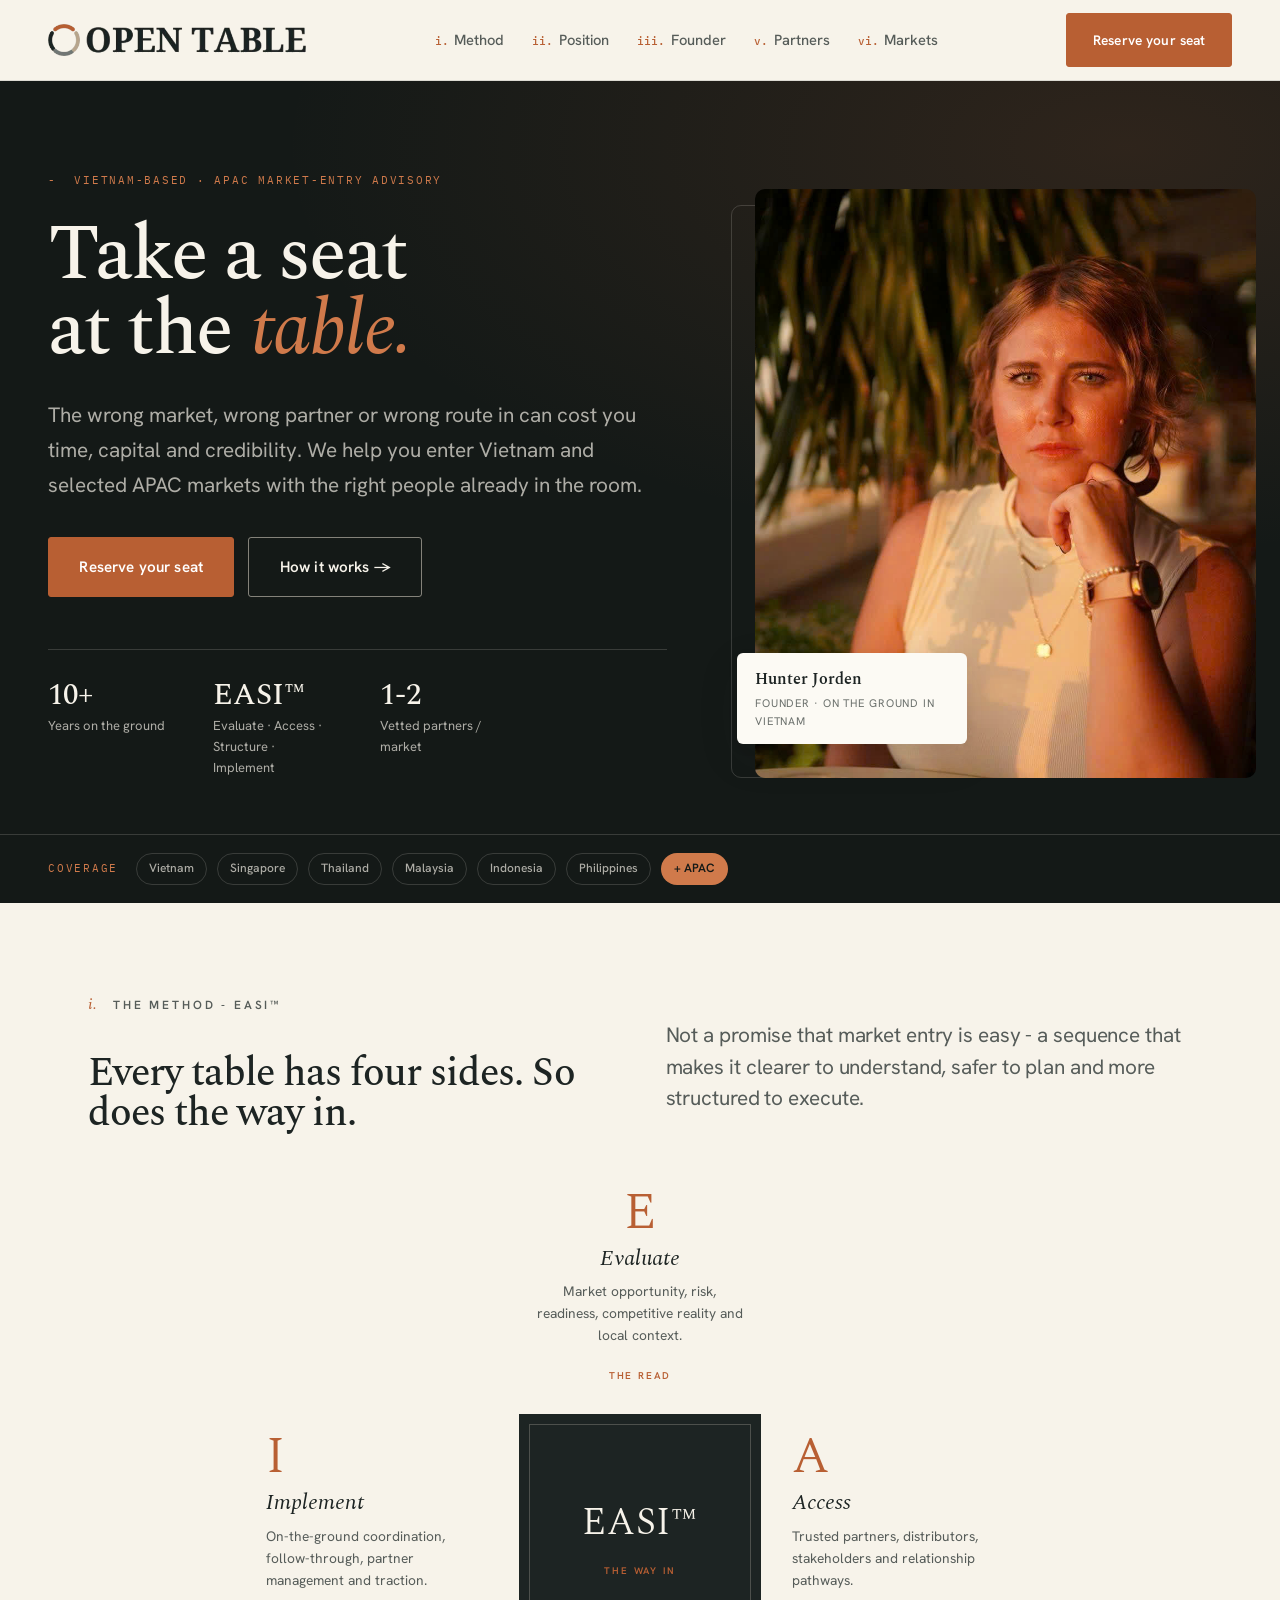
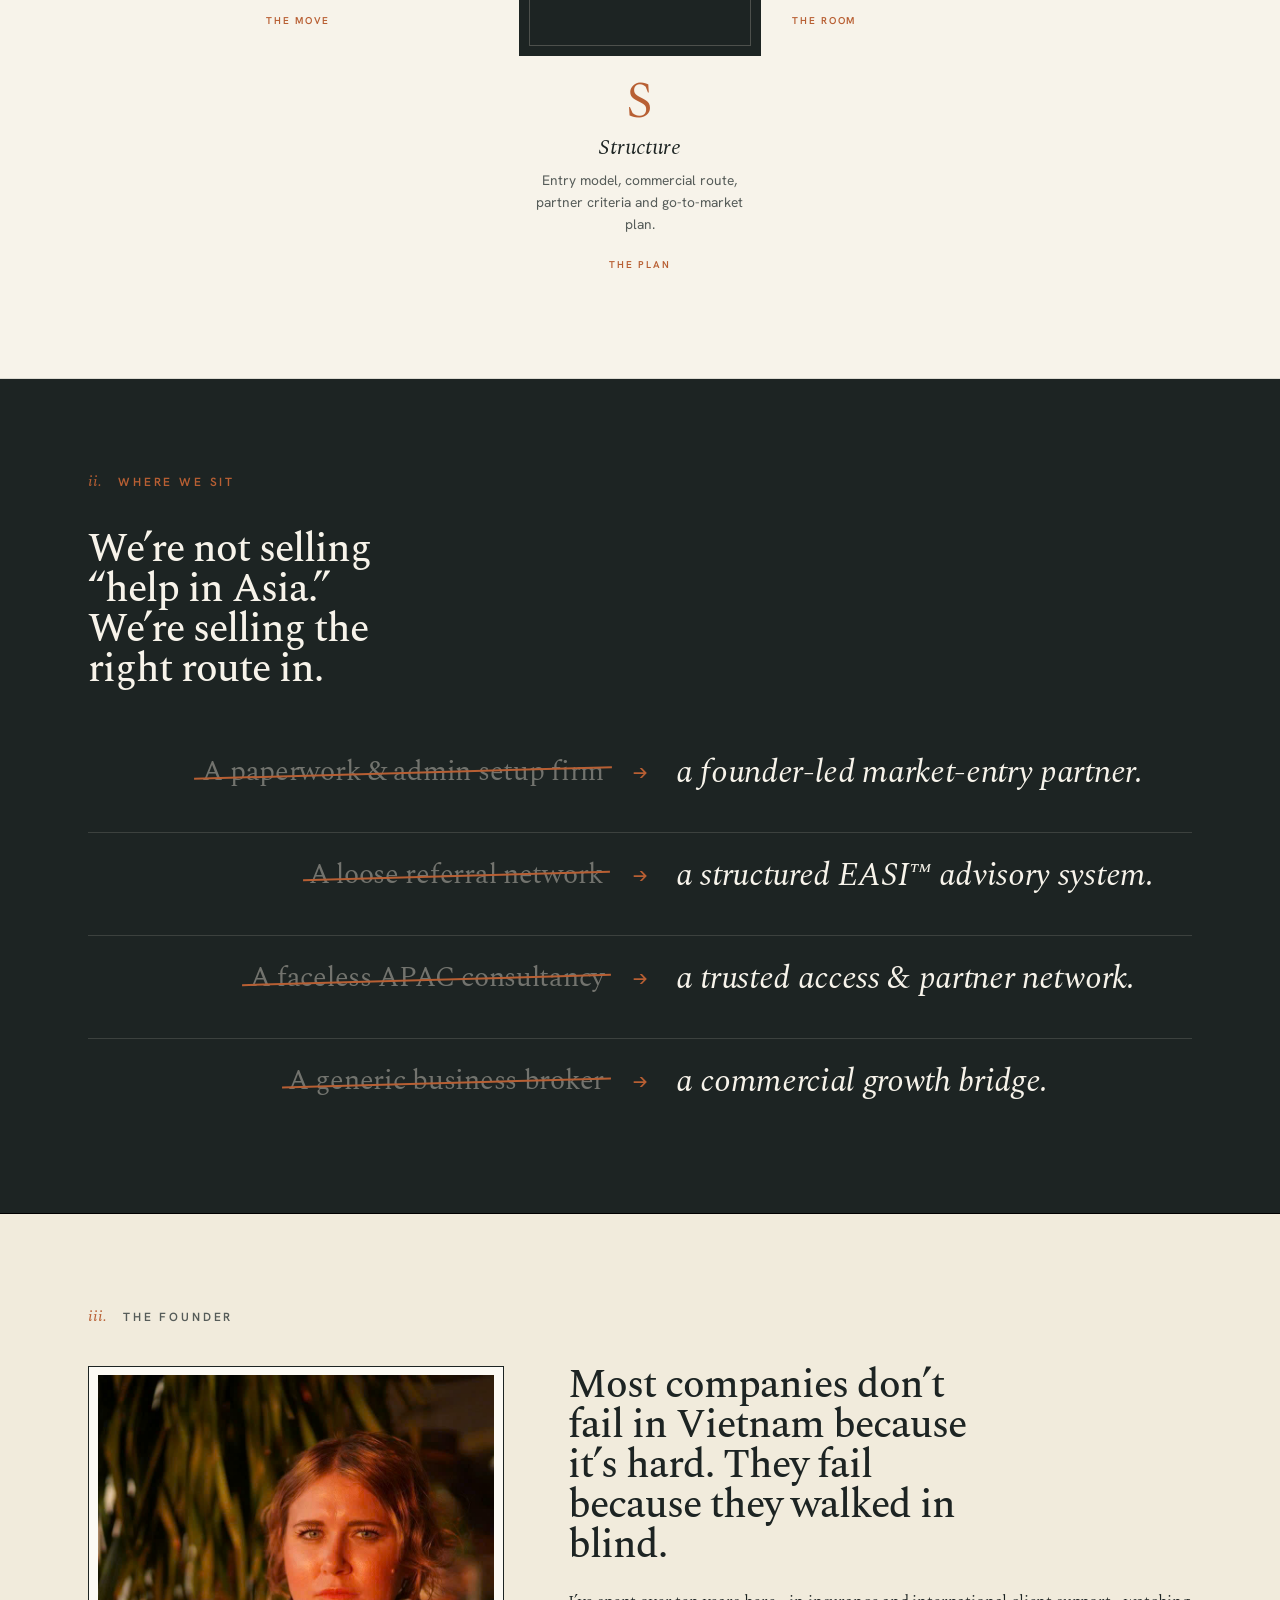
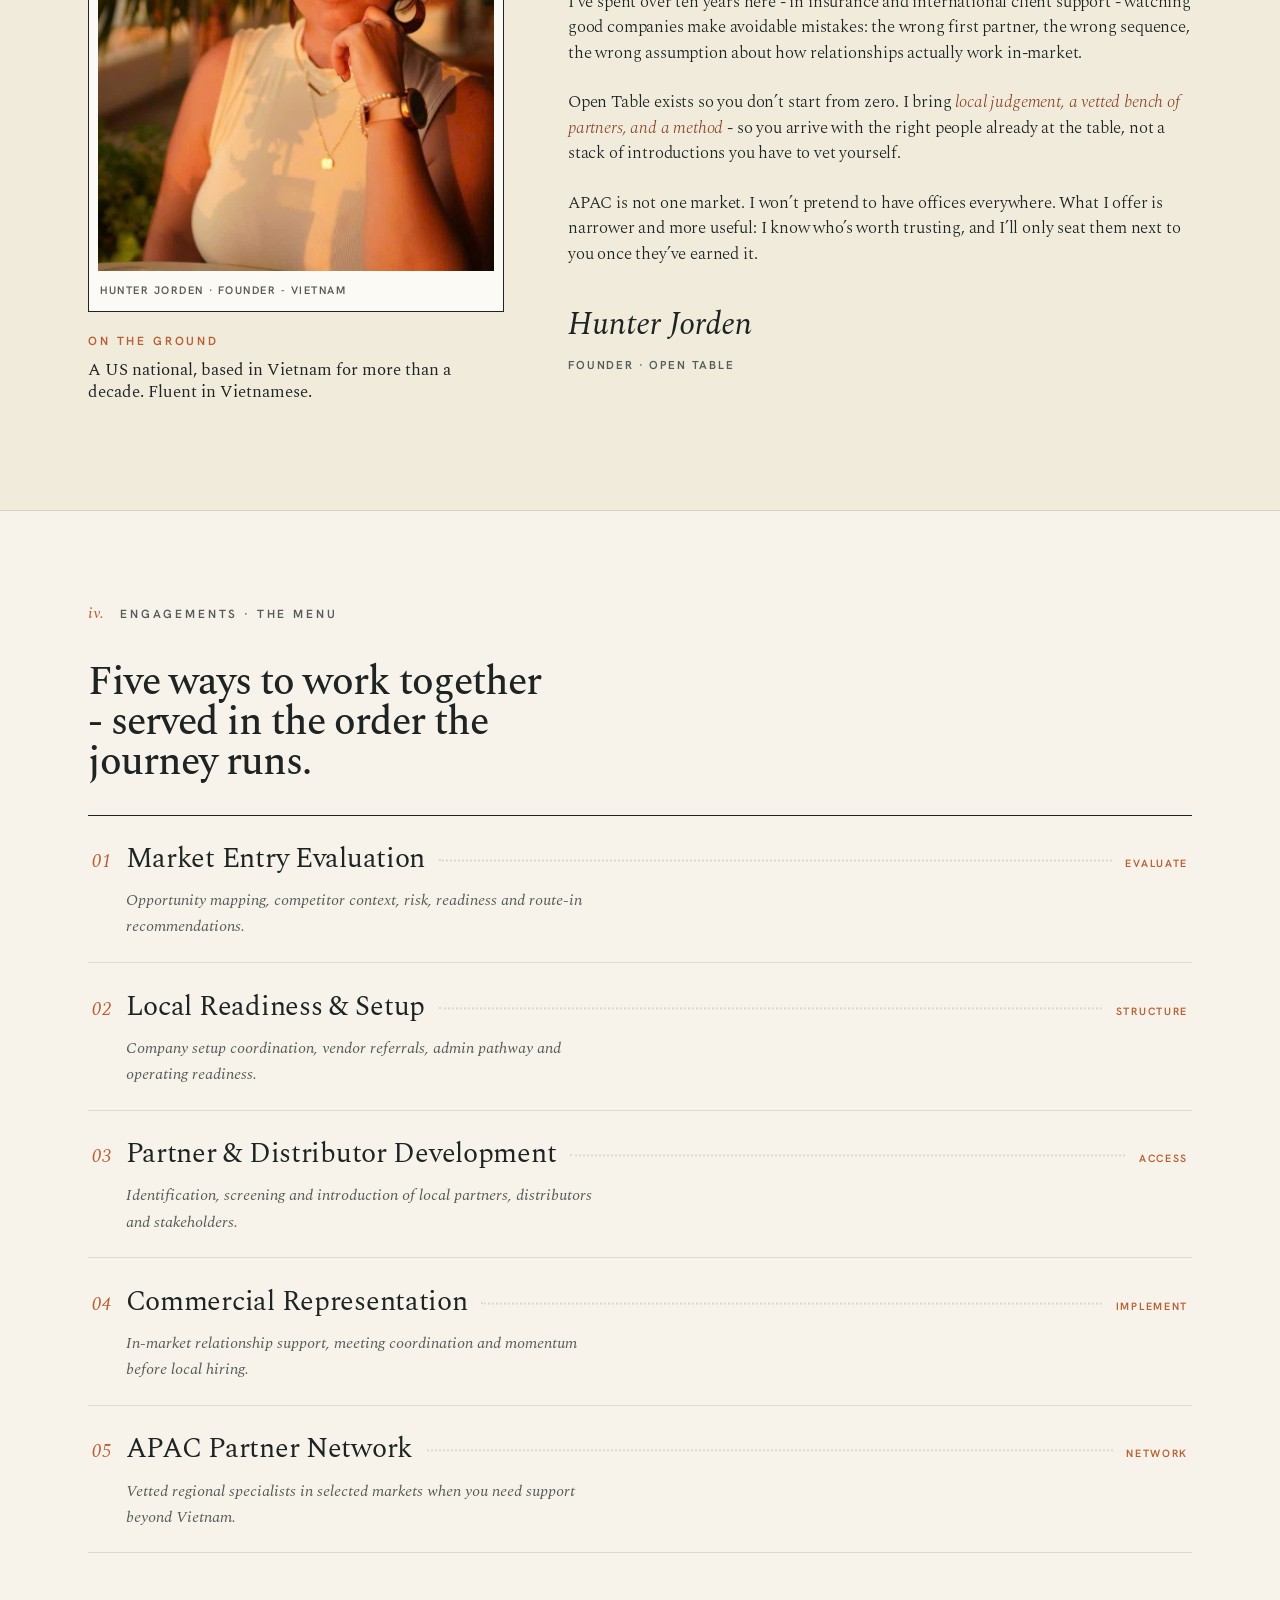
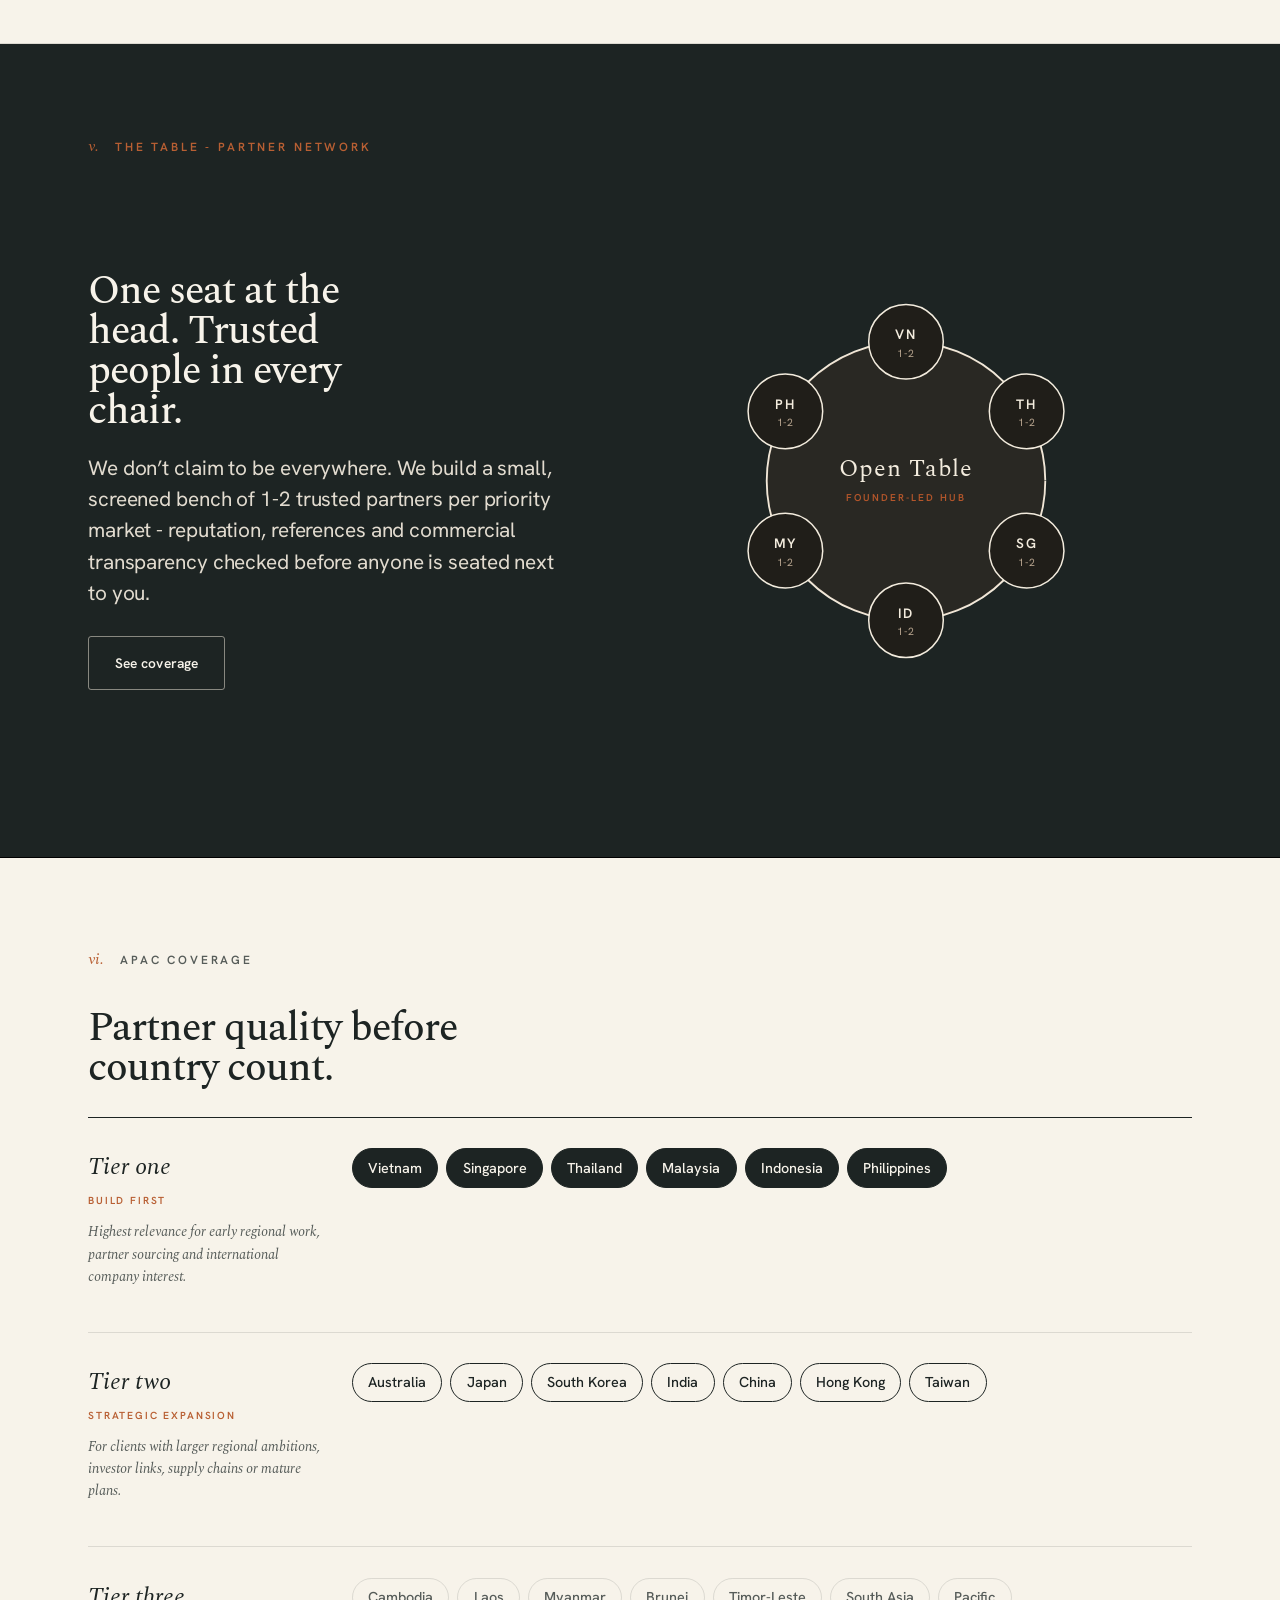
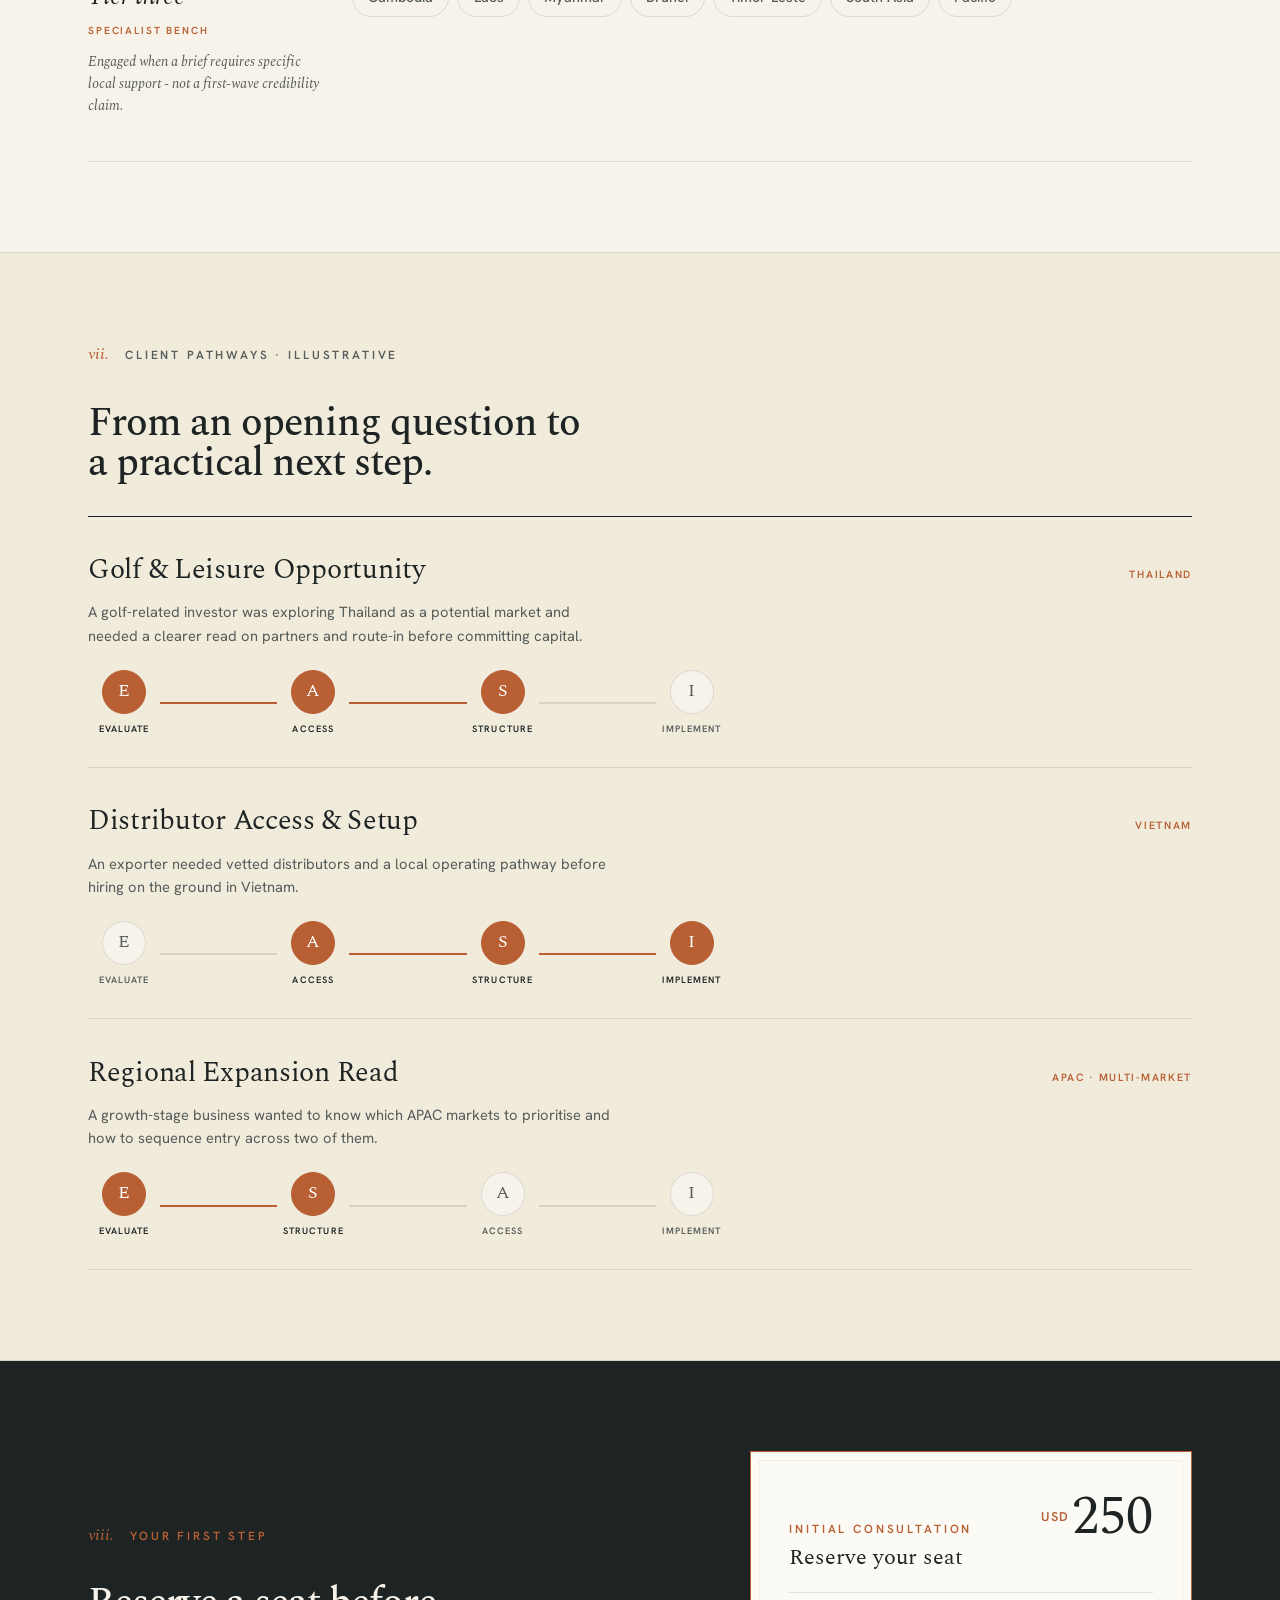
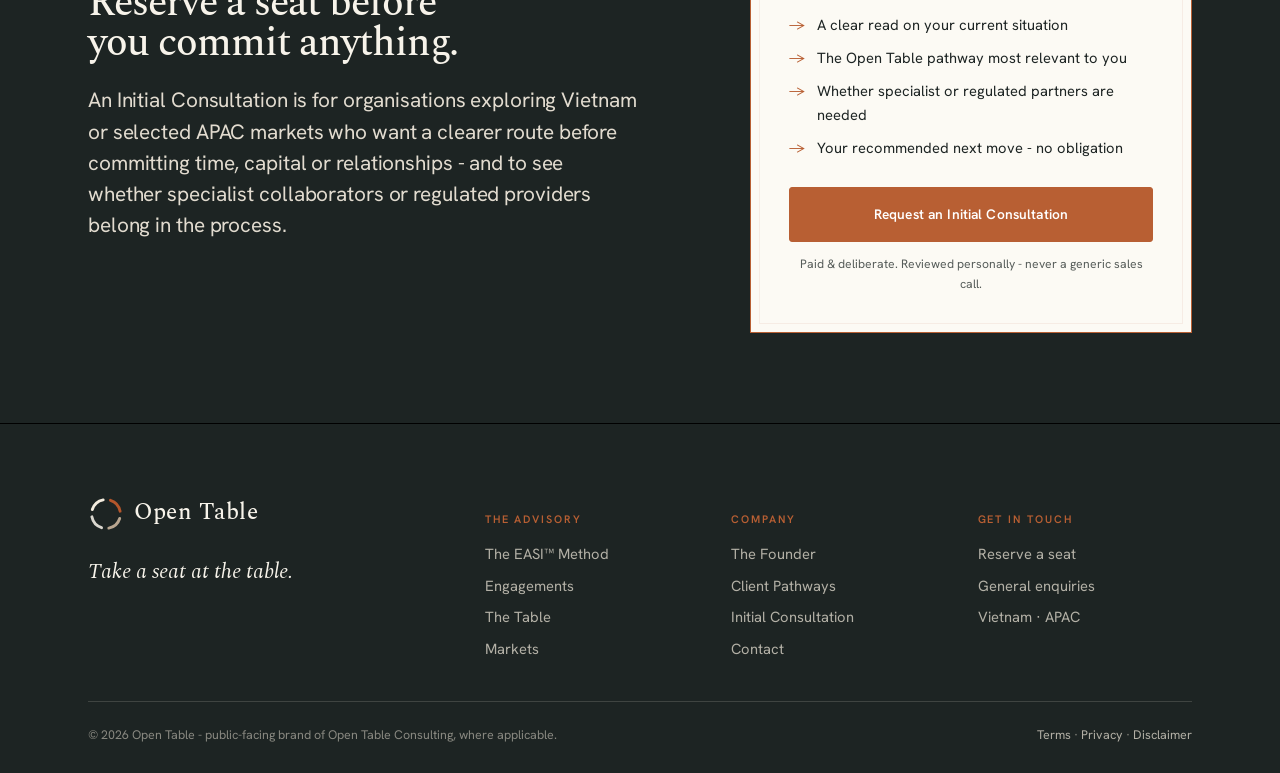
<file: index.html>
<!DOCTYPE html>
<html lang="en">
<head>
<meta charset="UTF-8" />
<meta name="viewport" content="width=device-width, initial-scale=1.0" />
<title>Open Table - APAC Market Entry &amp; Growth Advisory</title>
<meta name="description" content="Vietnam-based APAC market-entry and commercial growth advisory. Local judgement, trusted access and vetted regional partners. Take a seat at the table." />
<link rel="icon" href="assets/img/favicon.png" />
<link rel="preconnect" href="https://fonts.googleapis.com" />
<link rel="preconnect" href="https://fonts.gstatic.com" crossorigin />
<link href="https://fonts.googleapis.com/css2?family=Spectral:ital,wght@0,300;0,400;0,500;0,600;0,700;1,400;1,500&family=Hanken+Grotesk:wght@400;500;600;700;800&family=IBM+Plex+Mono:wght@400;500;600&display=swap" rel="stylesheet" />
<!-- Official Open Table design-system tokens -->
<link rel="stylesheet" href="assets/ds/tokens/colors.css" />
<link rel="stylesheet" href="assets/ds/tokens/typography.css" />
<link rel="stylesheet" href="assets/ds/tokens/spacing.css" />
<link rel="stylesheet" href="assets/ds/tokens/effects.css" />
<!-- Bridge + components -->
<link rel="stylesheet" href="assets/css/tokens.css" />
<link rel="stylesheet" href="assets/css/style.css" />
</head>
<body>

<!-- ===== HEADER ===== -->
<header class="nav" id="siteHeader">
  <div class="nav__inner">
    <a class="nav__brand" href="#top" aria-label="Open Table - home">
      <img src="assets/img/logo-horizontal.png" alt="Open Table - APAC Market Entry &amp; Growth Advisory" />
    </a>
    <nav class="nav__links" id="siteNav" aria-label="Primary">
      <a href="#method"><span class="ix">i.</span>Method</a>
      <a href="#stance"><span class="ix">ii.</span>Position</a>
      <a href="#founder"><span class="ix">iii.</span>Founder</a>
      <a href="#partners"><span class="ix">v.</span>Partners</a>
      <a href="#markets"><span class="ix">vi.</span>Markets</a>
      <a class="btn btn--copper nav__cta-m" href="#consultation">Reserve your seat</a>
    </nav>
    <a class="btn btn--copper nav__cta" href="#consultation">Reserve your seat</a>
    <a class="nav__toggle" id="navToggle" href="#siteNav" role="button" tabindex="0" aria-label="Open menu" aria-expanded="false" aria-controls="siteNav">
      <span></span><span></span><span></span>
    </a>
  </div>
</header>

<!-- ===== HERO ===== -->
<section class="herod" id="top">
  <div class="herod__glow" aria-hidden="true"></div>
  <div class="herod__inner">
    <div class="herod__col">
      <span class="herod__eyebrow">-&nbsp;&nbsp;Vietnam-based · APAC market-entry advisory</span>
      <h1>Take a seat<br>at the <em>table.</em></h1>
      <p class="herod__lead">The wrong market, wrong partner or wrong route in can cost you time, capital and credibility. We help you enter Vietnam and selected APAC markets with the right people already in the room.</p>
      <div class="herod__actions">
        <a class="btn btn--copper btn--lg" href="#consultation">Reserve your seat</a>
        <a class="btn btn--onink btn--lg" href="#method">How it works&nbsp;→</a>
      </div>
      <div class="herod__stats">
        <div class="stat"><b>10+</b><span>Years on the ground</span></div>
        <div class="stat"><b>EASI™</b><span>Evaluate · Access · Structure · Implement</span></div>
        <div class="stat"><b>1-2</b><span>Vetted partners / market</span></div>
      </div>
    </div>
    <div class="herod__media">
      <div class="herod__frame" aria-hidden="true"></div>
      <img src="assets/img/founder.jpeg" alt="Hunter Jorden, Founder of Open Table - Vietnam" />
      <figure class="herod__card">
        <b>Hunter Jorden</b>
        <span>Founder · On the ground in Vietnam</span>
      </figure>
    </div>
  </div>
  <div class="herod__cov">
    <div class="herod__cov-in">
      <span class="herod__cov-k">Coverage</span>
      <div class="covchips">
        <span>Vietnam</span><span>Singapore</span><span>Thailand</span><span>Malaysia</span><span>Indonesia</span><span>Philippines</span>
        <span class="apac">+ APAC</span>
      </div>
    </div>
  </div>
</section>

<!-- ===== 01 · METHOD (four sides of the table) ===== -->
<section class="sec" id="method">
  <div class="wrap">
    <div class="method-intro">
      <div>
        <div class="sechead"><span class="seatno">i.</span><span class="kicker kicker--ink">The Method - EASI™</span></div>
        <h2 class="h2">Every table has four sides. So does the way in.</h2>
      </div>
      <p class="lead">Not a promise that market entry is easy - a sequence that makes it clearer to understand, safer to plan and more structured to execute.</p>
    </div>
    <div class="easitable">
      <div class="epill et-top epill--b">
        <span class="epill__L">E</span>
        <div class="epill__n">Evaluate</div>
        <p class="epill__d">Market opportunity, risk, readiness, competitive reality and local context.</p>
        <span class="epill__t">The read</span>
      </div>
      <div class="epill et-left">
        <span class="epill__L">I</span>
        <div class="epill__n">Implement</div>
        <p class="epill__d">On-the-ground coordination, follow-through, partner management and traction.</p>
        <span class="epill__t">The move</span>
      </div>
      <div class="et-ctr">
        <div><b>EASI™</b><span>The way in</span></div>
      </div>
      <div class="epill et-right">
        <span class="epill__L">A</span>
        <div class="epill__n">Access</div>
        <p class="epill__d">Trusted partners, distributors, stakeholders and relationship pathways.</p>
        <span class="epill__t">The room</span>
      </div>
      <div class="epill et-bot epill--b">
        <span class="epill__L">S</span>
        <div class="epill__n">Structure</div>
        <p class="epill__d">Entry model, commercial route, partner criteria and go-to-market plan.</p>
        <span class="epill__t">The plan</span>
      </div>
    </div>
  </div>
</section>

<!-- ===== 02 · STANCE (Not / Is) ===== -->
<section class="sec sec--ink" id="stance">
  <div class="wrap">
    <div class="sechead"><span class="seatno" style="color:var(--copper)">ii.</span><span class="kicker">Where we sit</span></div>
    <h2 class="h2" style="max-width:16ch;margin-bottom:2.5rem;">We’re not selling “help in Asia.” We’re selling the right route in.</h2>
    <div class="redlines">
      <div class="redline">
        <div class="redline__not"><span>A paperwork &amp; admin setup firm</span></div>
        <div class="redline__arrow">→</div>
        <div class="redline__is">a founder-led market-entry partner.</div>
      </div>
      <div class="redline">
        <div class="redline__not"><span>A loose referral network</span></div>
        <div class="redline__arrow">→</div>
        <div class="redline__is">a structured EASI™ advisory system.</div>
      </div>
      <div class="redline">
        <div class="redline__not"><span>A faceless APAC consultancy</span></div>
        <div class="redline__arrow">→</div>
        <div class="redline__is">a trusted access &amp; partner network.</div>
      </div>
      <div class="redline">
        <div class="redline__not"><span>A generic business broker</span></div>
        <div class="redline__arrow">→</div>
        <div class="redline__is">a commercial growth bridge.</div>
      </div>
    </div>
  </div>
</section>

<!-- ===== 03 · FOUNDER LETTER ===== -->
<section class="sec sec--panel" id="founder">
  <div class="wrap">
    <div class="sechead"><span class="seatno">iii.</span><span class="kicker kicker--ink">The Founder</span></div>
    <div class="letter">
      <div class="letter__aside">
        <figure class="portrait">
          <img src="assets/img/founder.jpeg" alt="Hunter Jorden, Founder of Open Table, seated at a table in Vietnam" />
          <figcaption>Hunter Jorden · Founder - Vietnam</figcaption>
        </figure>
        <span class="kicker">On the ground</span>
        <p class="fact">A US national, based in Vietnam for more than a decade. Fluent in Vietnamese.</p>
      </div>
      <div class="letter__body">
        <h2 class="h2">Most companies don’t fail in Vietnam because it’s hard. They fail because they walked in blind.</h2>
        <p class="letter__p">I’ve spent over ten years here - in insurance and international client support - watching good companies make avoidable mistakes: the wrong first partner, the wrong sequence, the wrong assumption about how relationships actually work in-market.</p>
        <p class="letter__p">Open Table exists so you don’t start from zero. I bring <em>local judgement, a vetted bench of partners, and a method</em> - so you arrive with the right people already at the table, not a stack of introductions you have to vet yourself.</p>
        <p class="letter__p">APAC is not one market. I won’t pretend to have offices everywhere. What I offer is narrower and more useful: I know who’s worth trusting, and I’ll only seat them next to you once they’ve earned it.</p>
        <div class="sign">
          <div class="sign__name">Hunter Jorden</div>
          <div class="sign__role">Founder · Open Table</div>
        </div>
      </div>
    </div>
  </div>
</section>

<!-- ===== 04 · ENGAGEMENTS ===== -->
<section class="sec" id="services">
  <div class="wrap">
    <div class="sechead"><span class="seatno">iv.</span><span class="kicker kicker--ink">Engagements · the menu</span></div>
    <h2 class="h2" style="max-width:22ch;margin-bottom:2rem;">Five ways to work together - served in the order the journey runs.</h2>
    <div class="menu">
      <div class="menu__item">
        <div class="menu__row"><span class="menu__no">01</span><span class="menu__name">Market Entry Evaluation</span><span class="menu__dots"></span><span class="menu__tag">Evaluate</span></div>
        <p class="menu__desc">Opportunity mapping, competitor context, risk, readiness and route-in recommendations.</p>
      </div>
      <div class="menu__item">
        <div class="menu__row"><span class="menu__no">02</span><span class="menu__name">Local Readiness &amp; Setup</span><span class="menu__dots"></span><span class="menu__tag">Structure</span></div>
        <p class="menu__desc">Company setup coordination, vendor referrals, admin pathway and operating readiness.</p>
      </div>
      <div class="menu__item">
        <div class="menu__row"><span class="menu__no">03</span><span class="menu__name">Partner &amp; Distributor Development</span><span class="menu__dots"></span><span class="menu__tag">Access</span></div>
        <p class="menu__desc">Identification, screening and introduction of local partners, distributors and stakeholders.</p>
      </div>
      <div class="menu__item">
        <div class="menu__row"><span class="menu__no">04</span><span class="menu__name">Commercial Representation</span><span class="menu__dots"></span><span class="menu__tag">Implement</span></div>
        <p class="menu__desc">In-market relationship support, meeting coordination and momentum before local hiring.</p>
      </div>
      <div class="menu__item">
        <div class="menu__row"><span class="menu__no">05</span><span class="menu__name">APAC Partner Network</span><span class="menu__dots"></span><span class="menu__tag">Network</span></div>
        <p class="menu__desc">Vetted regional specialists in selected markets when you need support beyond Vietnam.</p>
      </div>
    </div>
  </div>
</section>

<!-- ===== 05 · THE TABLE (partners) ===== -->
<section class="sec sec--ink" id="partners">
  <div class="wrap">
    <div class="sechead"><span class="seatno" style="color:var(--copper)">v.</span><span class="kicker">The Table - partner network</span></div>
    <div class="partners">
      <div>
        <h2 class="h2" style="max-width:15ch;">One seat at the head. Trusted people in every chair.</h2>
        <p class="lead" style="margin-top:1.25rem;">We don’t claim to be everywhere. We build a small, screened bench of 1-2 trusted partners per priority market - reputation, references and commercial transparency checked before anyone is seated next to you.</p>
        <div class="btn-row" style="margin-top:1.75rem;">
          <a class="btn btn--onink" href="#markets">See coverage</a>
        </div>
      </div>
      <svg class="bigtable" viewBox="0 0 460 460" role="img" aria-label="Open Table as a round table with six regional partners seated around it">
        <!-- the round table -->
        <circle class="draw" pathLength="1" cx="230" cy="230" r="112" fill="none" stroke="#F3ECDE" stroke-width="1.5"/>
        <circle cx="230" cy="230" r="112" fill="rgba(180,86,43,0.08)"/>
        <text class="ctr" x="230" y="226" text-anchor="middle" fill="#F3ECDE">Open Table</text>
        <text class="ctr-sub" x="230" y="246" text-anchor="middle" fill="#B4562B">FOUNDER-LED HUB</text>
        <!-- place settings sitting on the table edge -->
        <g text-anchor="middle">
          <!-- VN top -->
          <g><circle cx="230" cy="118" r="30" fill="#201E19" stroke="#F3ECDE" stroke-width="1.2"/><text class="seat-label" x="230" y="116" fill="#F3ECDE">VN</text><text class="seat-sub" x="230" y="130" fill="#B8A58F">1-2</text></g>
          <!-- TH upper-right -->
          <g><circle cx="327" cy="174" r="30" fill="#201E19" stroke="#F3ECDE" stroke-width="1.2"/><text class="seat-label" x="327" y="172" fill="#F3ECDE">TH</text><text class="seat-sub" x="327" y="186" fill="#B8A58F">1-2</text></g>
          <!-- SG lower-right -->
          <g><circle cx="327" cy="286" r="30" fill="#201E19" stroke="#F3ECDE" stroke-width="1.2"/><text class="seat-label" x="327" y="284" fill="#F3ECDE">SG</text><text class="seat-sub" x="327" y="298" fill="#B8A58F">1-2</text></g>
          <!-- ID bottom -->
          <g><circle cx="230" cy="342" r="30" fill="#201E19" stroke="#F3ECDE" stroke-width="1.2"/><text class="seat-label" x="230" y="340" fill="#F3ECDE">ID</text><text class="seat-sub" x="230" y="354" fill="#B8A58F">1-2</text></g>
          <!-- MY lower-left -->
          <g><circle cx="133" cy="286" r="30" fill="#201E19" stroke="#F3ECDE" stroke-width="1.2"/><text class="seat-label" x="133" y="284" fill="#F3ECDE">MY</text><text class="seat-sub" x="133" y="298" fill="#B8A58F">1-2</text></g>
          <!-- PH upper-left -->
          <g><circle cx="133" cy="174" r="30" fill="#201E19" stroke="#F3ECDE" stroke-width="1.2"/><text class="seat-label" x="133" y="172" fill="#F3ECDE">PH</text><text class="seat-sub" x="133" y="186" fill="#B8A58F">1-2</text></g>
        </g>
      </svg>
    </div>
  </div>
</section>

<!-- ===== 06 · MARKETS ===== -->
<section class="sec" id="markets">
  <div class="wrap">
    <div class="sechead"><span class="seatno">vi.</span><span class="kicker kicker--ink">APAC Coverage</span></div>
    <h2 class="h2" style="max-width:22ch;margin-bottom:1.75rem;">Partner quality before country count.</h2>
    <div class="mtiers">
      <div class="mtier">
        <div class="mtier__k">Tier one<b>Build first</b><p class="mtier__note">Highest relevance for early regional work, partner sourcing and international company interest.</p></div>
        <div class="chips chips--1">
          <span class="chip">Vietnam</span><span class="chip">Singapore</span><span class="chip">Thailand</span><span class="chip">Malaysia</span><span class="chip">Indonesia</span><span class="chip">Philippines</span>
        </div>
      </div>
      <div class="mtier">
        <div class="mtier__k">Tier two<b>Strategic expansion</b><p class="mtier__note">For clients with larger regional ambitions, investor links, supply chains or mature plans.</p></div>
        <div class="chips chips--2">
          <span class="chip">Australia</span><span class="chip">Japan</span><span class="chip">South Korea</span><span class="chip">India</span><span class="chip">China</span><span class="chip">Hong Kong</span><span class="chip">Taiwan</span>
        </div>
      </div>
      <div class="mtier">
        <div class="mtier__k">Tier three<b>Specialist bench</b><p class="mtier__note">Engaged when a brief requires specific local support - not a first-wave credibility claim.</p></div>
        <div class="chips chips--3">
          <span class="chip">Cambodia</span><span class="chip">Laos</span><span class="chip">Myanmar</span><span class="chip">Brunei</span><span class="chip">Timor-Leste</span><span class="chip">South Asia</span><span class="chip">Pacific</span>
        </div>
      </div>
    </div>
  </div>
</section>

<!-- ===== 07 · PATHWAYS ===== -->
<section class="sec sec--panel" id="pathways">
  <div class="wrap">
    <div class="sechead"><span class="seatno">vii.</span><span class="kicker kicker--ink">Client Pathways · illustrative</span></div>
    <h2 class="h2" style="max-width:24ch;margin-bottom:2rem;">From an opening question to a practical next step.</h2>
    <div class="pjourney">
      <div class="pj">
        <div class="pj__head"><div class="pj__title">Golf &amp; Leisure Opportunity</div><span class="pj__where">Thailand</span></div>
        <p class="pj__desc">A golf-related investor was exploring Thailand as a potential market and needed a clearer read on partners and route-in before committing capital.</p>
        <div class="stepper">
          <div class="stp stp--on"><span class="stp__dot">E</span><span class="stp__lab">Evaluate</span></div>
          <span class="stp__bar stp__bar--on"></span>
          <div class="stp stp--on"><span class="stp__dot">A</span><span class="stp__lab">Access</span></div>
          <span class="stp__bar stp__bar--on"></span>
          <div class="stp stp--on"><span class="stp__dot">S</span><span class="stp__lab">Structure</span></div>
          <span class="stp__bar"></span>
          <div class="stp"><span class="stp__dot">I</span><span class="stp__lab">Implement</span></div>
        </div>
      </div>
      <div class="pj">
        <div class="pj__head"><div class="pj__title">Distributor Access &amp; Setup</div><span class="pj__where">Vietnam</span></div>
        <p class="pj__desc">An exporter needed vetted distributors and a local operating pathway before hiring on the ground in Vietnam.</p>
        <div class="stepper">
          <div class="stp"><span class="stp__dot">E</span><span class="stp__lab">Evaluate</span></div>
          <span class="stp__bar"></span>
          <div class="stp stp--on"><span class="stp__dot">A</span><span class="stp__lab">Access</span></div>
          <span class="stp__bar stp__bar--on"></span>
          <div class="stp stp--on"><span class="stp__dot">S</span><span class="stp__lab">Structure</span></div>
          <span class="stp__bar stp__bar--on"></span>
          <div class="stp stp--on"><span class="stp__dot">I</span><span class="stp__lab">Implement</span></div>
        </div>
      </div>
      <div class="pj">
        <div class="pj__head"><div class="pj__title">Regional Expansion Read</div><span class="pj__where">APAC · multi-market</span></div>
        <p class="pj__desc">A growth-stage business wanted to know which APAC markets to prioritise and how to sequence entry across two of them.</p>
        <div class="stepper">
          <div class="stp stp--on"><span class="stp__dot">E</span><span class="stp__lab">Evaluate</span></div>
          <span class="stp__bar stp__bar--on"></span>
          <div class="stp stp--on"><span class="stp__dot">S</span><span class="stp__lab">Structure</span></div>
          <span class="stp__bar"></span>
          <div class="stp"><span class="stp__dot">A</span><span class="stp__lab">Access</span></div>
          <span class="stp__bar"></span>
          <div class="stp"><span class="stp__dot">I</span><span class="stp__lab">Implement</span></div>
        </div>
      </div>
    </div>
  </div>
</section>

<!-- ===== 08 · INVITATION ===== -->
<section class="sec sec--ink" id="invite">
  <div class="wrap">
    <div class="invite">
      <div>
        <div class="sechead"><span class="seatno" style="color:var(--copper)">viii.</span><span class="kicker">Your first step</span></div>
        <h2 class="h2" style="max-width:18ch;">Reserve a seat before you commit anything.</h2>
        <p class="lead" style="margin-top:1.25rem;max-width:46ch;">An Initial Consultation is for organisations exploring Vietnam or selected APAC markets who want a clearer route before committing time, capital or relationships - and to see whether specialist collaborators or regulated providers belong in the process.</p>
      </div>
      <aside class="rescard">
        <div class="rescard__top">
          <div>
            <span class="kicker">Initial Consultation</span>
            <div class="rescard__ttl">Reserve your seat</div>
          </div>
          <div class="rescard__price"><sup>USD</sup>250</div>
        </div>
        <ul class="rescard__list">
          <li>A clear read on your current situation</li>
          <li>The Open Table pathway most relevant to you</li>
          <li>Whether specialist or regulated partners are needed</li>
          <li>Your recommended next move - no obligation</li>
        </ul>
        <a class="btn btn--copper" href="#invite">Request an Initial Consultation</a>
        <p class="rescard__fine">Paid &amp; deliberate. Reviewed personally - never a generic sales call.</p>
      </aside>
    </div>
  </div>
</section>

<!-- ===== FOOTER ===== -->
<footer class="foot" id="contact">
  <div class="wrap">
    <div class="foot__grid">
      <div>
        <a class="brand" href="index.html">
          <svg class="brand__ring" viewBox="0 0 100 100" aria-hidden="true">
            <g fill="none" stroke-width="8" stroke-linecap="round">
              <circle cx="50" cy="50" r="40" stroke="#B4562B" stroke-dasharray="42 209" transform="rotate(-72 50 50)"/>
              <circle cx="50" cy="50" r="40" stroke="#B8A58F" stroke-dasharray="42 209" transform="rotate(18 50 50)"/>
              <circle cx="50" cy="50" r="40" stroke="#DAD7CF" stroke-dasharray="42 209" transform="rotate(108 50 50)"/>
              <circle cx="50" cy="50" r="40" stroke="#F3ECDE" stroke-dasharray="42 209" transform="rotate(198 50 50)"/>
            </g>
          </svg>
          <span><span class="brand__name">Open Table</span></span>
        </a>
        <p class="foot__tag">Take a seat at the table.</p>
      </div>
      <div><h4>The Advisory</h4><ul><li><a href="#method">The EASI™ Method</a></li><li><a href="#services">Engagements</a></li><li><a href="#partners">The Table</a></li><li><a href="#markets">Markets</a></li></ul></div>
      <div><h4>Company</h4><ul><li><a href="#founder">The Founder</a></li><li><a href="#pathways">Client Pathways</a></li><li><a href="#invite">Initial Consultation</a></li><li><a href="#contact">Contact</a></li></ul></div>
      <div><h4>Get in touch</h4><ul><li><a href="#invite">Reserve a seat</a></li><li><a href="#contact">General enquiries</a></li><li>Vietnam · APAC</li></ul></div>
    </div>
    <div class="foot__legal">
      <span>© 2026 Open Table - public-facing brand of Open Table Consulting, where applicable.</span>
      <span><a href="#">Terms</a> · <a href="#">Privacy</a> · <a href="#">Disclaimer</a></span>
    </div>
  </div>
</footer>

<script src="assets/js/reveal.js" defer></script>
</body>
</html>
</file>
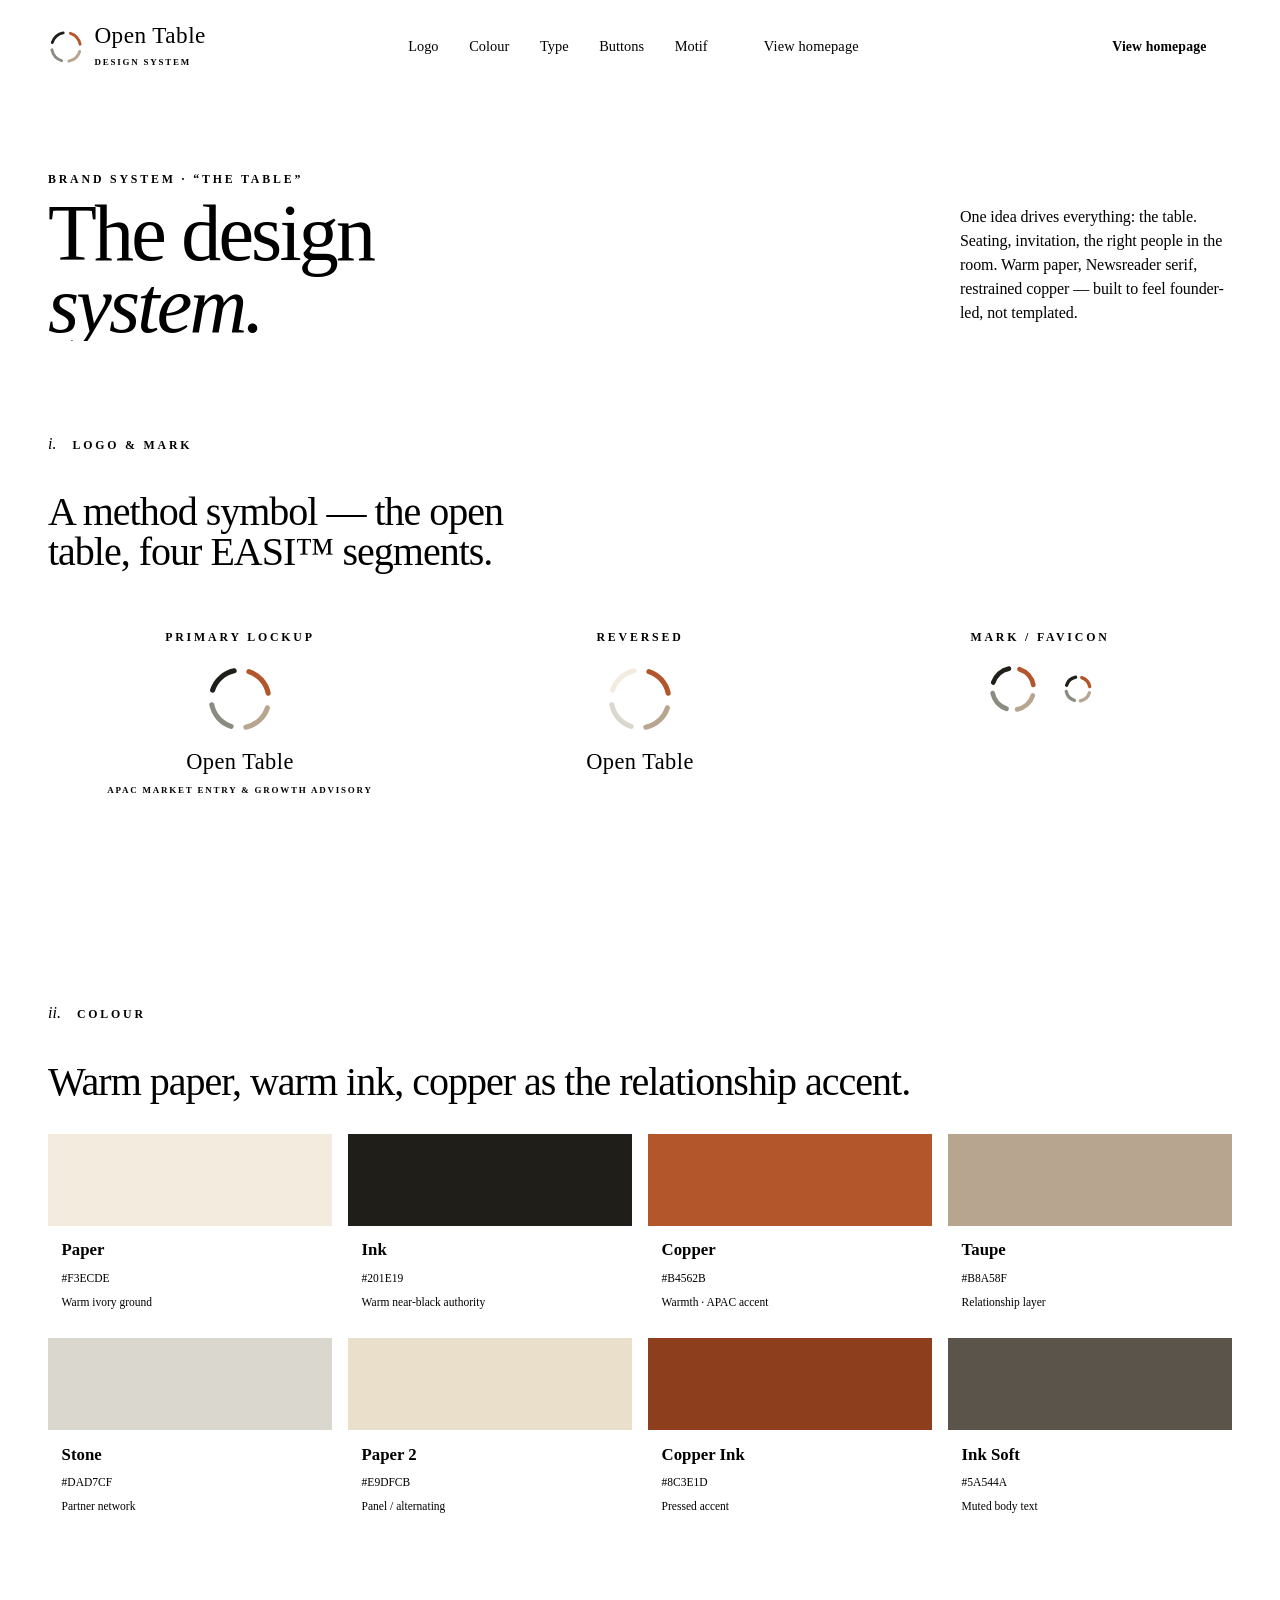
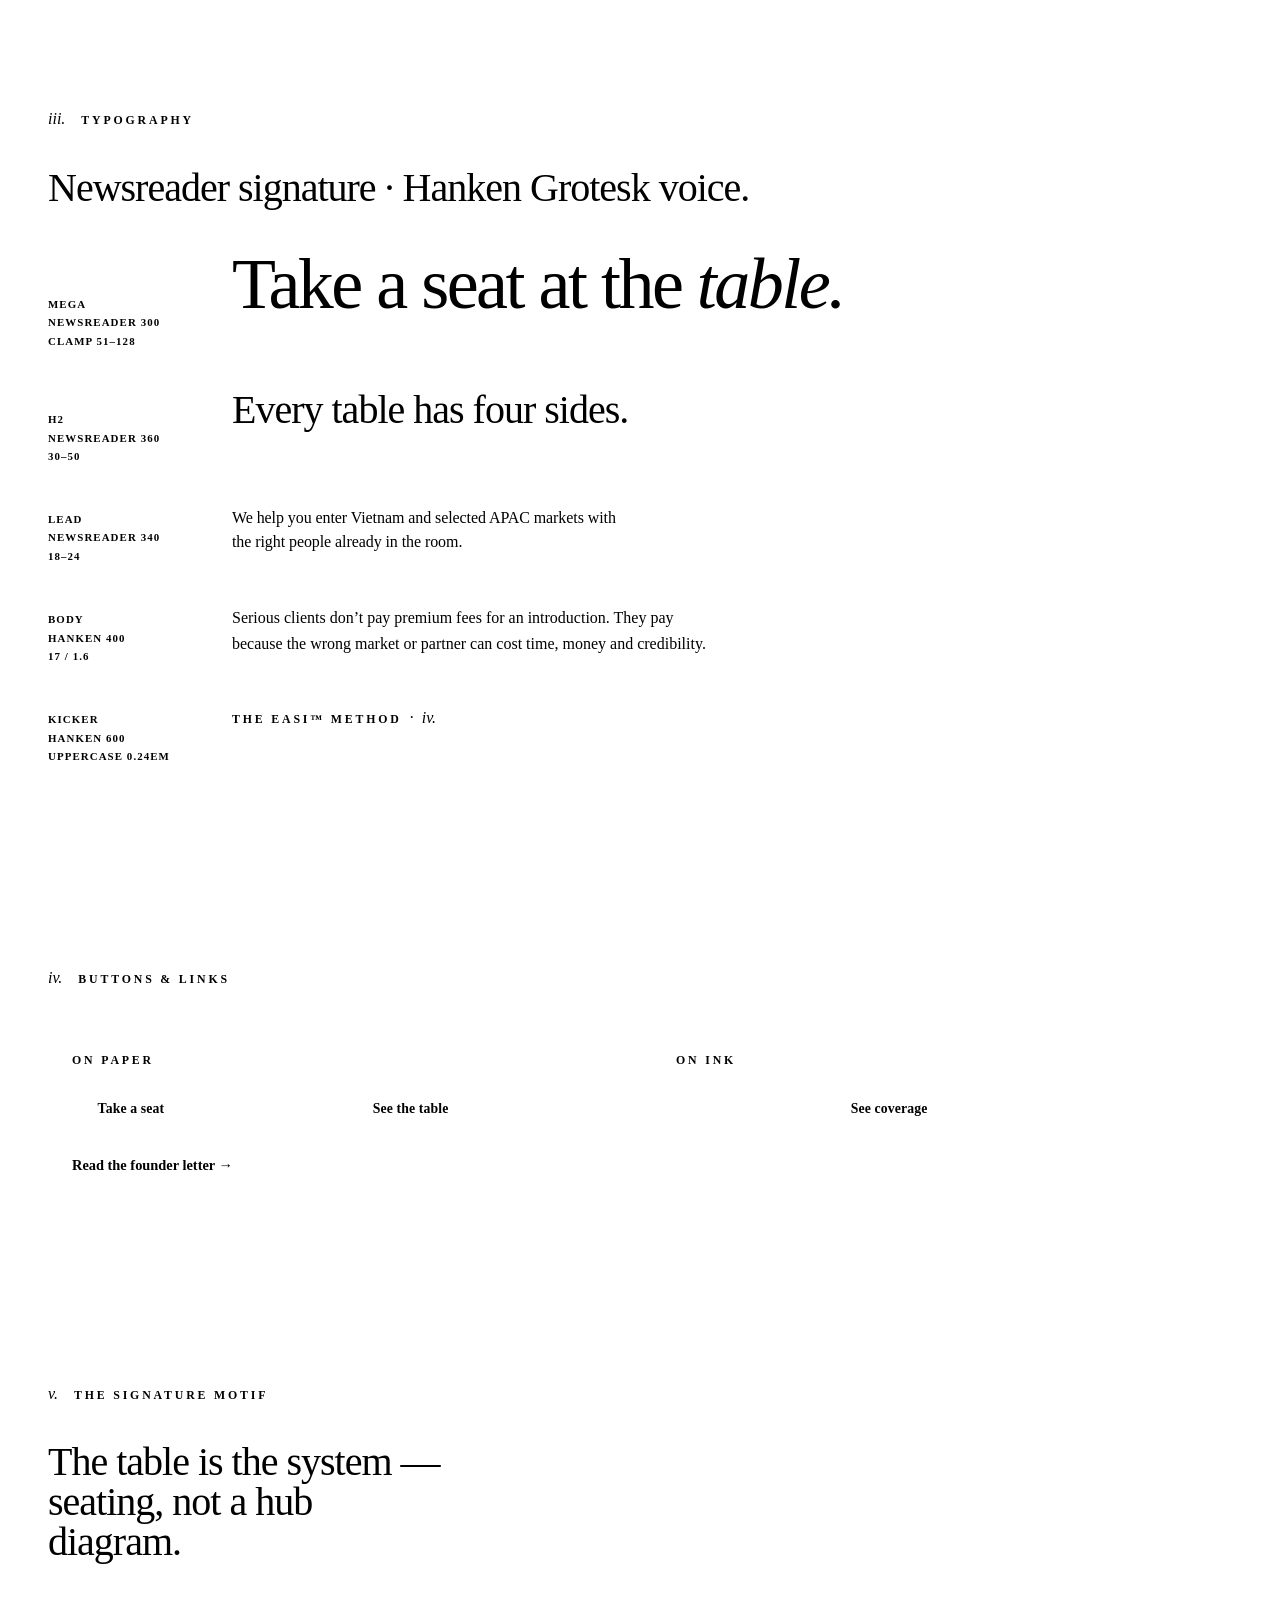
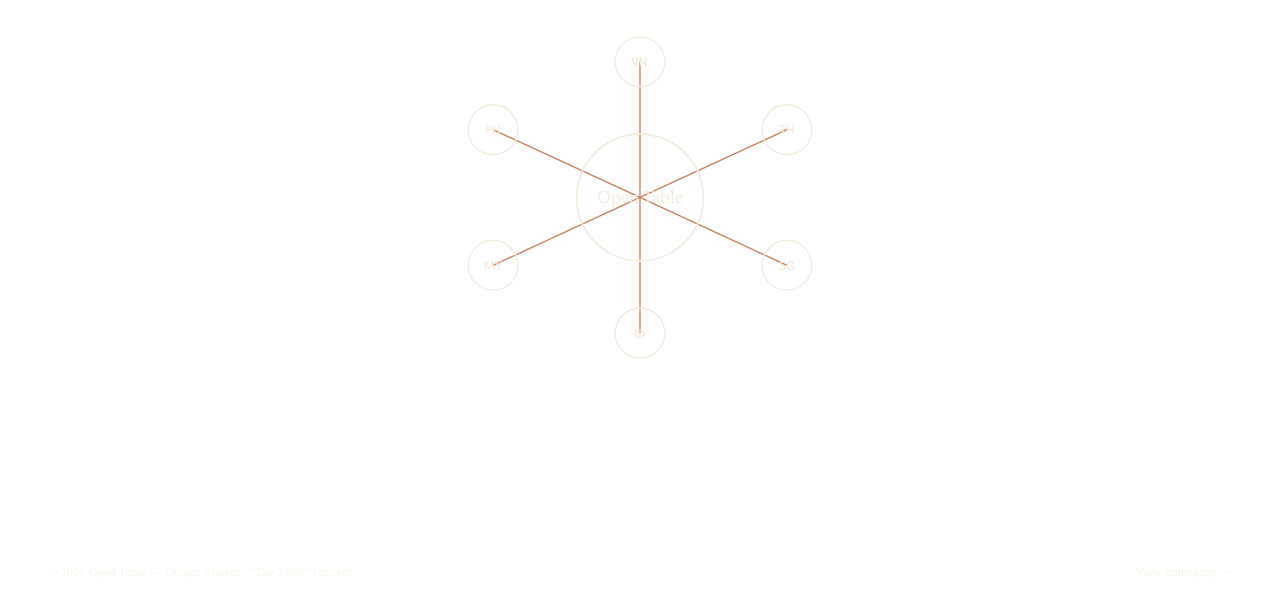
<file: design-system.html>
<!DOCTYPE html>
<html lang="en">
<head>
<meta charset="UTF-8" />
<meta name="viewport" content="width=device-width, initial-scale=1.0" />
<title>Open Table — Design System</title>
<link rel="preconnect" href="https://fonts.googleapis.com" />
<link rel="preconnect" href="https://fonts.gstatic.com" crossorigin />
<link href="https://fonts.googleapis.com/css2?family=Hanken+Grotesk:wght@400;500;600;700&family=Newsreader:ital,opsz,wght@0,6..72,300..600;1,6..72,300..500&display=swap" rel="stylesheet" />
<link rel="stylesheet" href="assets/css/tokens.css" />
<link rel="stylesheet" href="assets/css/style.css" />
</head>
<body>

<header class="topbar">
  <a class="brand" href="index.html">
    <svg class="brand__ring" viewBox="0 0 100 100" aria-hidden="true">
      <g fill="none" stroke-width="8" stroke-linecap="round">
        <circle cx="50" cy="50" r="40" stroke="#B4562B" stroke-dasharray="42 209" transform="rotate(-72 50 50)"/>
        <circle cx="50" cy="50" r="40" stroke="#B8A58F" stroke-dasharray="42 209" transform="rotate(18 50 50)"/>
        <circle cx="50" cy="50" r="40" stroke="#8C8B82" stroke-dasharray="42 209" transform="rotate(108 50 50)"/>
        <circle cx="50" cy="50" r="40" stroke="#201E19" stroke-dasharray="42 209" transform="rotate(198 50 50)"/>
      </g>
    </svg>
    <span><span class="brand__name">Open Table</span><span class="brand__sub">Design System</span></span>
  </a>
  <nav class="mainnav">
    <a href="#logo">Logo</a><a href="#colour">Colour</a><a href="#type">Type</a><a href="#buttons">Buttons</a><a href="#motif">Motif</a>
    <a class="btn btn--copper mainnav__cta" href="index.html">View homepage</a>
  </nav>
  <a class="btn btn--fill" href="index.html">View homepage</a>
  <button class="navtoggle" aria-label="Menu" aria-expanded="false"><span></span></button>
</header>

<!-- INTRO -->
<section class="hero">
  <div class="wrap">
    <div class="hero__head">
      <div>
        <span class="kicker">Brand system · “The Table”</span>
        <h1 class="mega">The design<br><em>system.</em></h1>
      </div>
      <div class="hero__aside">
        <p class="lead">One idea drives everything: the table. Seating, invitation, the right people in the room. Warm paper, Newsreader serif, restrained copper — built to feel founder-led, not templated.</p>
      </div>
    </div>
  </div>
</section>

<!-- LOGO -->
<section class="sec" id="logo">
  <div class="wrap">
    <div class="sechead"><span class="seatno">i.</span><span class="kicker kicker--ink">Logo &amp; mark</span></div>
    <h2 class="h2" style="max-width:24ch;margin-bottom:2rem;">A method symbol — the open table, four EASI™ segments.</h2>
    <div class="grid-3">
      <div class="tile" style="text-align:center;">
        <span class="kicker">Primary lockup</span>
        <svg class="brand__ring" style="width:72px;height:72px;margin:0 auto;" viewBox="0 0 100 100"><g fill="none" stroke-width="7" stroke-linecap="round"><circle cx="50" cy="50" r="40" stroke="#B4562B" stroke-dasharray="42 209" transform="rotate(-72 50 50)"/><circle cx="50" cy="50" r="40" stroke="#B8A58F" stroke-dasharray="42 209" transform="rotate(18 50 50)"/><circle cx="50" cy="50" r="40" stroke="#8C8B82" stroke-dasharray="42 209" transform="rotate(108 50 50)"/><circle cx="50" cy="50" r="40" stroke="#201E19" stroke-dasharray="42 209" transform="rotate(198 50 50)"/></g></svg>
        <div style="margin-top:1rem;"><span class="brand__name" style="font-size:1.4rem;">Open Table</span><span class="brand__sub" style="display:block;margin-top:6px;">APAC Market Entry &amp; Growth Advisory</span></div>
      </div>
      <div class="tile" style="text-align:center;background:var(--ink);border-color:var(--ink);">
        <span class="kicker">Reversed</span>
        <svg class="brand__ring" style="width:72px;height:72px;margin:0 auto;" viewBox="0 0 100 100"><g fill="none" stroke-width="7" stroke-linecap="round"><circle cx="50" cy="50" r="40" stroke="#B4562B" stroke-dasharray="42 209" transform="rotate(-72 50 50)"/><circle cx="50" cy="50" r="40" stroke="#B8A58F" stroke-dasharray="42 209" transform="rotate(18 50 50)"/><circle cx="50" cy="50" r="40" stroke="#DAD7CF" stroke-dasharray="42 209" transform="rotate(108 50 50)"/><circle cx="50" cy="50" r="40" stroke="#F3ECDE" stroke-dasharray="42 209" transform="rotate(198 50 50)"/></g></svg>
        <div style="margin-top:1rem;"><span class="brand__name" style="font-size:1.4rem;color:var(--paper);">Open Table</span></div>
      </div>
      <div class="tile" style="text-align:center;">
        <span class="kicker">Mark / favicon</span>
        <div style="display:flex;gap:1.5rem;justify-content:center;align-items:center;">
          <svg class="brand__ring" style="width:52px;height:52px;" viewBox="0 0 100 100"><g fill="none" stroke-width="9" stroke-linecap="round"><circle cx="50" cy="50" r="40" stroke="#B4562B" stroke-dasharray="42 209" transform="rotate(-72 50 50)"/><circle cx="50" cy="50" r="40" stroke="#B8A58F" stroke-dasharray="42 209" transform="rotate(18 50 50)"/><circle cx="50" cy="50" r="40" stroke="#8C8B82" stroke-dasharray="42 209" transform="rotate(108 50 50)"/><circle cx="50" cy="50" r="40" stroke="#201E19" stroke-dasharray="42 209" transform="rotate(198 50 50)"/></g></svg>
          <svg class="brand__ring" style="width:30px;height:30px;" viewBox="0 0 100 100"><g fill="none" stroke-width="11" stroke-linecap="round"><circle cx="50" cy="50" r="40" stroke="#B4562B" stroke-dasharray="42 209" transform="rotate(-72 50 50)"/><circle cx="50" cy="50" r="40" stroke="#B8A58F" stroke-dasharray="42 209" transform="rotate(18 50 50)"/><circle cx="50" cy="50" r="40" stroke="#8C8B82" stroke-dasharray="42 209" transform="rotate(108 50 50)"/><circle cx="50" cy="50" r="40" stroke="#201E19" stroke-dasharray="42 209" transform="rotate(198 50 50)"/></g></svg>
        </div>
      </div>
    </div>
  </div>
</section>

<!-- COLOUR -->
<section class="sec sec--panel" id="colour">
  <div class="wrap">
    <div class="sechead"><span class="seatno">ii.</span><span class="kicker kicker--ink">Colour</span></div>
    <h2 class="h2" style="margin-bottom:2rem;">Warm paper, warm ink, copper as the relationship accent.</h2>
    <div class="grid-4">
      <div class="swatch"><div class="swatch__chip" style="background:#F3ECDE"></div><div class="swatch__meta"><b>Paper</b><code>#F3ECDE</code><small>Warm ivory ground</small></div></div>
      <div class="swatch"><div class="swatch__chip" style="background:#201E19"></div><div class="swatch__meta"><b>Ink</b><code>#201E19</code><small>Warm near-black authority</small></div></div>
      <div class="swatch"><div class="swatch__chip" style="background:#B4562B"></div><div class="swatch__meta"><b>Copper</b><code>#B4562B</code><small>Warmth · APAC accent</small></div></div>
      <div class="swatch"><div class="swatch__chip" style="background:#B8A58F"></div><div class="swatch__meta"><b>Taupe</b><code>#B8A58F</code><small>Relationship layer</small></div></div>
      <div class="swatch"><div class="swatch__chip" style="background:#DAD7CF"></div><div class="swatch__meta"><b>Stone</b><code>#DAD7CF</code><small>Partner network</small></div></div>
      <div class="swatch"><div class="swatch__chip" style="background:#E9DFCB"></div><div class="swatch__meta"><b>Paper 2</b><code>#E9DFCB</code><small>Panel / alternating</small></div></div>
      <div class="swatch"><div class="swatch__chip" style="background:#8C3E1D"></div><div class="swatch__meta"><b>Copper Ink</b><code>#8C3E1D</code><small>Pressed accent</small></div></div>
      <div class="swatch"><div class="swatch__chip" style="background:#5A544A"></div><div class="swatch__meta"><b>Ink Soft</b><code>#5A544A</code><small>Muted body text</small></div></div>
    </div>
  </div>
</section>

<!-- TYPE -->
<section class="sec" id="type">
  <div class="wrap">
    <div class="sechead"><span class="seatno">iii.</span><span class="kicker kicker--ink">Typography</span></div>
    <h2 class="h2" style="margin-bottom:1.5rem;">Newsreader signature · Hanken Grotesk voice.</h2>
    <div class="type-row"><div class="meta">Mega<br>Newsreader 300<br>clamp 51–128</div><div class="mega" style="font-size:clamp(2.5rem,6vw,4.5rem)">Take a seat at the <em>table.</em></div></div>
    <div class="type-row"><div class="meta">H2<br>Newsreader 360<br>30–50</div><div class="h2">Every table has four sides.</div></div>
    <div class="type-row"><div class="meta">Lead<br>Newsreader 340<br>18–24</div><div class="lead" style="max-width:50ch;">We help you enter Vietnam and selected APAC markets with the right people already in the room.</div></div>
    <div class="type-row"><div class="meta">Body<br>Hanken 400<br>17 / 1.6</div><div class="body-sans">Serious clients don’t pay premium fees for an introduction. They pay because the wrong market or partner can cost time, money and credibility.</div></div>
    <div class="type-row"><div class="meta">Kicker<br>Hanken 600<br>uppercase 0.24em</div><div><span class="kicker">The EASI™ Method</span> &nbsp;·&nbsp; <span class="seatno">iv.</span></div></div>
  </div>
</section>

<!-- BUTTONS -->
<section class="sec sec--panel" id="buttons">
  <div class="wrap">
    <div class="sechead"><span class="seatno">iv.</span><span class="kicker kicker--ink">Buttons &amp; links</span></div>
    <div class="grid-2">
      <div class="tile"><span class="kicker">On paper</span>
        <div class="btn-row"><button class="btn btn--fill">Take a seat</button><button class="btn btn--copper">How it works</button><button class="btn btn--ghost">See the table</button></div>
        <div style="margin-top:1.25rem;"><a class="underlink" href="#">Read the founder letter</a></div>
      </div>
      <div class="tile" style="background:var(--ink);border-color:var(--ink);"><span class="kicker">On ink</span>
        <div class="btn-row"><button class="btn btn--copper">Reserve a seat</button><button class="btn btn--onink">See coverage</button></div>
      </div>
    </div>
  </div>
</section>

<!-- MOTIF -->
<section class="sec sec--ink" id="motif">
  <div class="wrap">
    <div class="sechead"><span class="seatno" style="color:var(--copper)">v.</span><span class="kicker">The signature motif</span></div>
    <h2 class="h2" style="max-width:20ch;margin-bottom:2rem;">The table is the system — seating, not a hub diagram.</h2>
    <svg viewBox="0 0 460 360" style="max-width:520px;margin:0 auto;" role="img" aria-label="Seating diagram motif">
      <g stroke="#B4562B" stroke-width="1.2" opacity="0.75">
        <line x1="230" y1="180" x2="230" y2="60"/><line x1="230" y1="180" x2="360" y2="120"/><line x1="230" y1="180" x2="360" y2="240"/><line x1="230" y1="180" x2="230" y2="300"/><line x1="230" y1="180" x2="100" y2="240"/><line x1="230" y1="180" x2="100" y2="120"/>
      </g>
      <circle cx="230" cy="180" r="56" fill="none" stroke="#F3ECDE" stroke-width="1.5"/>
      <text x="230" y="185" text-anchor="middle" font-family="Newsreader, serif" font-size="16" fill="#F3ECDE">Open Table</text>
      <g fill="#F3ECDE" text-anchor="middle" font-family="Hanken Grotesk, sans-serif" font-weight="600" font-size="11">
        <circle cx="230" cy="60" r="22" fill="none" stroke="#F3ECDE" stroke-width="1.2"/><text x="230" y="64">VN</text>
        <circle cx="360" cy="120" r="22" fill="none" stroke="#F3ECDE" stroke-width="1.2"/><text x="360" y="124">TH</text>
        <circle cx="360" cy="240" r="22" fill="none" stroke="#F3ECDE" stroke-width="1.2"/><text x="360" y="244">SG</text>
        <circle cx="230" cy="300" r="22" fill="none" stroke="#F3ECDE" stroke-width="1.2"/><text x="230" y="304">ID</text>
        <circle cx="100" cy="240" r="22" fill="none" stroke="#F3ECDE" stroke-width="1.2"/><text x="100" y="244">MY</text>
        <circle cx="100" cy="120" r="22" fill="none" stroke="#F3ECDE" stroke-width="1.2"/><text x="100" y="124">PH</text>
      </g>
    </svg>
  </div>
</section>

<footer class="foot">
  <div class="wrap">
    <div class="foot__legal" style="border:0;padding:0;">
      <span>© 2026 Open Table — Design System · “The Table” concept</span>
      <span><a href="index.html">View homepage →</a></span>
    </div>
  </div>
</footer>

<script src="assets/js/reveal.js" defer></script>
</body>
</html>
</file>
<file: assets/ds/tokens/colors.css>
/* Open Table — Colour system.
   Base brand palette from the Brand Positioning evaluation (V3):
   Ivory, Charcoal, Copper, Taupe, Stone. Extended into a usable scale
   with warm, harmonious tints/shades (kept in the same warm family). */
:root {
  /* ---- Brand base ---- */
  --ivory: #F7F3EA;      /* client confidence / calm paper */
  --charcoal: #1D2423;   /* commercial authority / ink */
  --copper: #B85F33;     /* human warmth / APAC accent */
  --taupe: #B8A58F;      /* grounded neutrality / relationship layer */
  --stone: #DAD7CF;      /* partner network / secondary panels */

  /* ---- Ivory / paper scale ---- */
  --ivory-50:  #FCFAF4;  /* card / near-white warm */
  --ivory-100: #F7F3EA;  /* page paper (= --ivory) */
  --ivory-200: #F1EBDC;  /* deeper paper, sunken wells */
  --ivory-300: #E9E1CE;

  /* ---- Stone / neutral panels ---- */
  --stone-100: #E7E4DC;
  --stone-200: #DAD7CF;  /* = --stone */
  --stone-300: #C9C4B8;  /* hairline on light, dividers */
  --stone-400: #B4AE9F;

  /* ---- Taupe / relationship neutral ---- */
  --taupe-200: #D2C7B7;
  --taupe-300: #C4B6A2;
  --taupe-400: #B8A58F;  /* = --taupe */
  --taupe-500: #9C8970;
  --taupe-600: #7C6B55;

  /* ---- Charcoal / ink scale ---- */
  --charcoal-900: #141917;  /* deepest panel */
  --charcoal-800: #1D2423;  /* = --charcoal, primary ink & dark surface */
  --charcoal-700: #2C3432;  /* raised dark panel */
  --ink-600: #3A403E;       /* strong body on light */
  --ink-500: #565C59;       /* body */
  --ink-400: #6B706C;       /* secondary / muted */
  --ink-300: #8A8E89;       /* faint / captions */

  /* ---- Copper / accent scale ---- */
  --copper-050: #F6ECE4;
  --copper-100: #EBD7C9;
  --copper-200: #DDBBA4;
  --copper-400: #C57A50;
  --copper-500: #B85F33;   /* = --copper */
  --copper-600: #9F4E27;   /* hover */
  --copper-700: #85401F;   /* press / on-light emphasis */
  --copper-on-dark: #D07A4B; /* copper legible on charcoal */

  /* ---- Semantic status (kept warm, restrained) ---- */
  --positive: #4F7256;     /* muted advisory green */
  --positive-bg: #E4EAE1;
  --caution: #B98328;      /* amber, warmer than copper */
  --caution-bg: #F3E7CC;
  --critical: #A23524;     /* deep terracotta-red, harmonised with copper */
  --critical-bg: #F1DCD5;
  --info: #4A5F6B;         /* slate, used sparingly */
  --info-bg: #DFE6E8;

  /* ---- Semantic surface aliases ---- */
  --surface-page: var(--ivory-100);
  --surface-raised: var(--ivory-50);
  --surface-card: var(--ivory-50);
  --surface-sunken: var(--ivory-200);
  --surface-panel: var(--stone-200);
  --surface-panel-soft: var(--stone-100);
  --surface-dark: var(--charcoal-800);
  --surface-dark-raised: var(--charcoal-700);
  --surface-dark-deep: var(--charcoal-900);

  /* ---- Semantic text aliases ---- */
  --text-primary: var(--charcoal-800);
  --text-body: var(--ink-600);
  --text-secondary: var(--ink-400);
  --text-faint: var(--ink-300);
  --text-inverse: var(--ivory-100);
  --text-inverse-soft: rgba(247, 243, 234, 0.68);
  --text-accent: var(--copper-600);
  --text-accent-on-dark: var(--copper-on-dark);

  /* ---- Borders & lines ---- */
  --border-hairline: rgba(29, 36, 35, 0.12);
  --border-line: rgba(29, 36, 35, 0.18);
  --border-strong: var(--taupe-400);
  --border-accent: var(--copper-500);
  --border-on-dark: rgba(247, 243, 234, 0.16);
  --rule-copper: var(--copper-500);

  /* ---- Accent aliases ---- */
  --accent: var(--copper-500);
  --accent-hover: var(--copper-600);
  --accent-press: var(--copper-700);
  --accent-soft: var(--copper-050);

  /* ---- Focus ring ---- */
  --focus-ring: rgba(184, 95, 51, 0.45);
}
</file>
<file: assets/ds/tokens/typography.css>
/* Open Table — Typography.
   Signature serif (Spectral) for brand/editorial voice.
   Operating sans (Hanken Grotesk) for descriptors, labels, UI, data.
   Mono (IBM Plex Mono) for indices, numerals and kickers. */
:root {
  --font-serif: "Spectral", Georgia, "Times New Roman", serif;
  --font-sans: "Hanken Grotesk", "Helvetica Neue", Arial, sans-serif;
  --font-mono: "IBM Plex Mono", "SFMono-Regular", ui-monospace, monospace;

  /* Roles */
  --font-display: var(--font-serif);   /* headlines, hero, brand signature */
  --font-body: var(--font-sans);       /* running UI + operating copy */
  --font-prose: var(--font-serif);     /* long-form editorial prose */
  --font-label: var(--font-sans);      /* labels, buttons, nav */
  --font-index: var(--font-mono);      /* section indices, numerals, kickers */

  /* Weights */
  --weight-light: 300;
  --weight-regular: 400;
  --weight-medium: 500;
  --weight-semibold: 600;
  --weight-bold: 700;
  --weight-black: 800;

  /* Type scale (fluid-friendly px). Display uses serif, UI uses sans. */
  --text-hero: 4.5rem;      /* 72px — website hero */
  --text-display: 3.25rem;  /* 52px */
  --text-h1: 2.5rem;        /* 40px */
  --text-h2: 1.9rem;        /* ~30px */
  --text-h3: 1.4rem;        /* ~22px */
  --text-h4: 1.15rem;       /* ~18px */
  --text-lead: 1.3rem;      /* 21px intro copy */
  --text-body-lg: 1.0625rem;/* 17px */
  --text-body-md: 0.9375rem;/* 15px base UI */
  --text-body-sm: 0.8125rem;/* 13px */
  --text-caption: 0.75rem;  /* 12px */
  --text-micro: 0.6875rem;  /* 11px, tracked labels */

  /* Line heights */
  --leading-tight: 1.05;    /* display headlines */
  --leading-snug: 1.2;      /* subheads */
  --leading-normal: 1.5;    /* UI */
  --leading-relaxed: 1.7;   /* editorial prose */

  /* Letter spacing */
  --tracking-tight: -0.02em;    /* large serif display */
  --tracking-snug: -0.01em;
  --tracking-normal: 0;
  --tracking-wide: 0.08em;      /* sans labels */
  --tracking-wider: 0.16em;     /* uppercase kickers */
  --tracking-widest: 0.28em;    /* wordmark, tiny tracked labels */
}
</file>
<file: assets/ds/tokens/spacing.css>
/* Open Table — Spacing & layout. 4px base rhythm. */
:root {
  --space-0: 0;
  --space-1: 0.25rem;   /* 4 */
  --space-2: 0.5rem;    /* 8 */
  --space-3: 0.75rem;   /* 12 */
  --space-4: 1rem;      /* 16 */
  --space-5: 1.5rem;    /* 24 */
  --space-6: 2rem;      /* 32 */
  --space-7: 3rem;      /* 48 */
  --space-8: 4rem;      /* 64 */
  --space-9: 6rem;      /* 96 */
  --space-10: 8rem;     /* 128 */

  /* Layout */
  --container-max: 1200px;   /* editorial content column max */
  --container-wide: 1360px;  /* full sections */
  --container-prose: 680px;  /* long-form reading measure */
  --gutter: 1.5rem;          /* mobile side padding */
  --gutter-lg: 3rem;         /* desktop side padding */
  --section-y: 6rem;         /* vertical rhythm between sections */
}
</file>
<file: assets/ds/tokens/effects.css>
/* Open Table — Effects: radius, shadow, motion.
   Premium/editorial = restrained rounding, warm low-alpha shadows. */
:root {
  /* Corner radii — small and precise; pills only for tags */
  --radius-xs: 2px;
  --radius-sm: 4px;
  --radius-md: 6px;
  --radius-lg: 10px;
  --radius-xl: 16px;
  --radius-pill: 999px;

  /* Borders */
  --border-w: 1px;
  --border-w-strong: 1.5px;

  /* Shadows — warm charcoal, soft, never bluish */
  --shadow-xs: 0 1px 2px rgba(29, 36, 35, 0.06);
  --shadow-sm: 0 1px 3px rgba(29, 36, 35, 0.08), 0 1px 2px rgba(29, 36, 35, 0.04);
  --shadow-md: 0 4px 14px rgba(29, 36, 35, 0.08), 0 2px 5px rgba(29, 36, 35, 0.05);
  --shadow-lg: 0 14px 40px rgba(29, 36, 35, 0.12), 0 4px 12px rgba(29, 36, 35, 0.06);
  --shadow-copper: 0 8px 24px rgba(133, 64, 31, 0.22);
  --shadow-inset: inset 0 1px 0 rgba(255, 255, 255, 0.5);

  /* Motion — calm, diplomatic; no bounce */
  --ease-standard: cubic-bezier(0.22, 0.61, 0.36, 1); /* @kind other */
  --ease-entrance: cubic-bezier(0.16, 1, 0.3, 1); /* @kind other */
  --ease-exit: cubic-bezier(0.4, 0, 1, 1); /* @kind other */
  --dur-fast: 140ms; /* @kind other */
  --dur-base: 240ms; /* @kind other */
  --dur-slow: 420ms; /* @kind other */
}
</file>
<file: assets/css/tokens.css>
/* ============================================================
   OPEN TABLE — bridge tokens
   Maps this site's variable names onto the OFFICIAL design-system
   tokens (assets/ds/tokens/*.css). Warm ivory · Spectral · Hanken.
   ============================================================ */
:root {
  /* surfaces */
  --paper:    var(--surface-page);     /* ivory #F7F3EA */
  --paper-2:  var(--surface-sunken);   /* deeper paper */
  --cream:    var(--surface-card);     /* ivory-50 raised */
  --ink:      var(--charcoal-800);     /* #1D2423 */
  --ink-soft: var(--ink-500);
  --line:     var(--border-hairline);

  /* accent + neutrals */
  --copper:      var(--copper-500);
  --copper-ink:  var(--copper-700);
  --copper-tint: var(--copper-050);
  --taupe:       var(--taupe-400);
  --stone:       var(--stone-200);
  --charcoal:    var(--charcoal-800);

  /* type families (official) */
  --serif: var(--font-serif);   /* Spectral */
  --sans:  var(--font-sans);    /* Hanken Grotesk */
  --mono:  var(--font-index);   /* IBM Plex Mono */

  /* semantic */
  --bg: var(--surface-page);
  --text: var(--charcoal-800);
  --muted: var(--ink-500);
  --accent: var(--copper-500);
  --border: var(--border-hairline);

  /* layout */
  --maxw: var(--container-max);    /* 1200 — editorial content column */
  --gutter: clamp(1.25rem, 5vw, 3rem);

  /* my type scale (kept) */
  --fs-mega:  clamp(3rem, 1.4rem + 6vw, 5rem);
  --fs-h1:    clamp(2.2rem, 1.4rem + 3vw, 3.25rem);
  --fs-h2:    clamp(1.7rem, 1.2rem + 2vw, 2.5rem);
  --fs-h3:    clamp(1.25rem, 1.05rem + 0.9vw, 1.5rem);
  --fs-lead:  var(--text-lead);
  --fs-body:  var(--text-body-lg);
  --fs-small: var(--text-body-sm);
}
</file>
<file: assets/css/style.css>
/* ============================================================
   OPEN TABLE - "The Table" concept
   Built around the seating metaphor. Layout rhythm varies
   per section on purpose (anti-template).
   ============================================================ */

*,*::before,*::after{ box-sizing:border-box; }
html{ scroll-behavior:smooth; -webkit-text-size-adjust:100%; }

body{
  margin:0;
  background:var(--bg);
  color:var(--text);
  font-family:var(--sans);
  font-size:var(--fs-body);
  line-height:1.6;
  -webkit-font-smoothing:antialiased;
  text-rendering:optimizeLegibility;
  position:relative;
  overflow-x:hidden;   /* guard against any accidental horizontal scroll */
}
body > *{ position:relative; z-index:2; }

img,svg{ display:block; max-width:100%; }
a{ color:inherit; text-decoration:none; }
::selection{ background:var(--copper); color:#fff; }

.wrap{ width:100%; max-width:var(--maxw); margin-inline:auto; padding-inline:var(--gutter); }

/* ---- Type roles ---- */
h1,h2,h3{ margin:0; font-weight:400; overflow-wrap:break-word; }
/* let grid/flex children shrink instead of forcing overflow on mobile */
.hero__head > *, .method-intro > *, .letter > *, .partners > *, .invite > *,
.mtier > *, .redline > *, .menu__item, .easitable > *{ min-width:0; }
.serif{ font-family:var(--serif); }
.mega{ font-family:var(--serif); font-weight:460; font-size:var(--fs-mega); line-height:0.9; letter-spacing:-0.035em; }
.mega em, .h1 em, .h2 em{ font-style:italic; font-weight:460; color:var(--copper); }
.h1{ font-family:var(--serif); font-weight:500; font-size:var(--fs-h1); line-height:0.98; letter-spacing:-0.03em; }
.h2{ font-family:var(--serif); font-weight:500; font-size:var(--fs-h2); line-height:1; letter-spacing:-0.025em; }
.h3{ font-family:var(--serif); font-weight:560; font-size:var(--fs-h3); line-height:1.1; letter-spacing:-0.015em; }
.lead{ font-family:var(--sans); font-weight:400; font-size:var(--fs-lead); line-height:1.5; letter-spacing:-0.005em; color:var(--ink-soft); }
.body-sans{ max-width:60ch; }

/* small-caps label instead of mono-cosplay */
.kicker{
  font-family:var(--sans); font-weight:600; font-size:0.74rem;
  letter-spacing:0.24em; text-transform:uppercase; color:var(--copper);
}
.kicker--ink{ color:var(--ink-soft); }
.seatno{ font-family:var(--serif); font-style:italic; font-size:1rem; color:var(--copper); }

/* ============================================================
   HEADER
   ============================================================ */
.topbar{
  display:flex; align-items:center; justify-content:space-between; gap:2rem;
  padding:1.25rem var(--gutter);
  border-bottom:1px solid var(--border);
  position:sticky; top:0; z-index:60;
  background:color-mix(in srgb, var(--paper) 88%, transparent);
  backdrop-filter:blur(8px);
}
.brand{ display:inline-flex; align-items:center; gap:0.65rem; }
.brand__ring{ width:36px; height:36px; flex:none; }
.brand__name{ font-family:var(--serif); font-weight:500; font-size:1.45rem; letter-spacing:0.02em; line-height:1; }
.brand__sub{ display:block; font-family:var(--sans); font-size:0.56rem; font-weight:600; letter-spacing:0.2em; text-transform:uppercase; color:var(--copper); margin-top:5px; }
@media(max-width:520px){ .brand__sub{ display:none; } }
.mainnav{ display:flex; align-items:center; gap:clamp(1rem,2.4vw,2rem); }
.mainnav a{ font-family:var(--sans); font-weight:500; font-size:0.9rem; color:var(--ink-soft); transition:color .15s; }
.mainnav a:hover{ color:var(--ink); }
.mainnav__cta{ display:none; }
.navtoggle{
  display:inline-flex; width:44px; height:44px; border:1.5px solid var(--ink); border-radius:3px;
  background:var(--paper); cursor:pointer; padding:0; align-items:center; justify-content:center;
  margin-left:auto; flex:none;
}
@media(min-width:941px){ .navtoggle{ display:none; } }
.navtoggle span{ position:relative; width:20px; height:1.5px; background:var(--ink); transition:.2s; }
.navtoggle span::before,.navtoggle span::after{ content:""; position:absolute; left:0; width:20px; height:1.5px; background:var(--ink); transition:.2s; }
.navtoggle span::before{ top:-6px; } .navtoggle span::after{ top:6px; }
.topbar.nav-open .navtoggle span{ background:transparent; }
.topbar.nav-open .navtoggle span::before{ top:0; transform:rotate(45deg); }
.topbar.nav-open .navtoggle span::after{ top:0; transform:rotate(-45deg); }

@media(max-width:940px){
  .topbar > .btn{ display:none; }
  .mainnav{
    display:none; position:absolute; top:100%; left:0; right:0;
    flex-direction:column; align-items:stretch; gap:0;
    background:var(--paper); border-top:1px solid var(--line); border-bottom:1px solid var(--line);
    padding:0.5rem var(--gutter) 1.25rem; box-shadow:0 20px 30px -24px rgba(20,24,27,0.4);
  }
  .topbar.nav-open .mainnav{ display:flex; }
  .mainnav a{ padding:0.9rem 0; font-size:1rem; border-bottom:1px solid var(--line); }
  .mainnav__cta{ display:inline-flex; justify-content:center; margin-top:1rem; border-bottom:0 !important; }
}

/* ============================================================
   BUTTONS
   ============================================================ */
.btn{
  display:inline-flex; align-items:center; gap:0.55rem;
  font-family:var(--sans); font-weight:600; font-size:0.86rem; letter-spacing:0.01em;
  padding:0.95rem 1.6rem; border:1.5px solid var(--ink); border-radius:3px;
  background:transparent; color:var(--ink); cursor:pointer;
  transition:background .18s, color .18s, transform .18s, box-shadow .18s;
}
.btn:hover{ transform:translateY(-2px); }
.btn--copper:hover{ box-shadow:0 10px 24px -12px rgba(184,95,51,0.7); }
.btn--fill{ background:var(--ink); color:var(--paper); }
.btn--fill:hover{ background:var(--copper); border-color:var(--copper); }
.btn--copper{ background:var(--copper); border-color:var(--copper); color:#fff; }
.btn--copper:hover{ background:var(--copper-ink); border-color:var(--copper-ink); }
.btn--ghost:hover{ background:var(--ink); color:var(--paper); }
.btn--onink{ border-color:rgba(243,236,222,0.5); color:var(--paper); }
.btn--onink:hover{ background:var(--paper); color:var(--ink); }
.btn-row{ display:flex; flex-wrap:wrap; gap:0.8rem; }
.underlink{ font-family:var(--sans); font-weight:600; font-size:0.9rem; border-bottom:2px solid var(--copper); padding-bottom:2px; }
.underlink::after{ content:" \2192"; }
.btn--lg{ padding:1.05rem 1.9rem; font-size:0.95rem; }

/* ============================================================
   NAV (official - real logo, solid ivory, working mobile menu)
   ============================================================ */
.nav{ position:sticky; top:0; z-index:70; background:var(--surface-page); border-bottom:1px solid var(--border-hairline); }
.nav__inner{ display:flex; align-items:center; justify-content:space-between; gap:2rem; max-width:var(--container-wide); margin:0 auto; padding:0.8rem var(--gutter); }
.nav__brand{ display:inline-flex; align-items:center; flex:none; }
.nav__brand img{ height:32px; width:auto; display:block; }
.nav__links{ display:flex; align-items:center; gap:clamp(1rem,2.2vw,2rem); }
.nav__links > a:not(.btn){ font-family:var(--font-sans); font-size:0.92rem; font-weight:500; color:var(--ink-500); transition:color .18s var(--ease-standard); }
.nav__links > a:not(.btn):hover{ color:var(--charcoal-800); }
.nav__links .ix{ font-family:var(--font-index); font-size:0.68rem; color:var(--copper-500); margin-right:0.35rem; }
.nav__cta-m{ display:none; }
.nav__toggle{ display:none; flex:none; flex-direction:column; align-items:center; justify-content:center; gap:4px;
  width:44px; height:44px; padding:0; margin-left:auto; background:transparent; border:1px solid var(--border-line); border-radius:var(--radius-sm); cursor:pointer; -webkit-appearance:none; appearance:none; }
.nav__toggle span{ width:20px; height:2px; background:var(--charcoal-800); border-radius:2px; transition:transform .2s var(--ease-standard), opacity .2s; }
.nav.open .nav__toggle span:nth-child(1){ transform:translateY(6px) rotate(45deg); }
.nav.open .nav__toggle span:nth-child(2){ opacity:0; }
.nav.open .nav__toggle span:nth-child(3){ transform:translateY(-6px) rotate(-45deg); }
@media(max-width:940px){
  .nav__cta{ display:none; }
  .nav__toggle{ display:flex; }
  .nav__inner{ gap:1rem; }
  .nav__brand img{ height:28px; }
  .nav__links{
    position:absolute; top:100%; left:0; right:0; display:none;
    flex-direction:column; align-items:stretch; gap:0;
    background:var(--surface-page); border-bottom:1px solid var(--border-hairline);
    padding:0.25rem var(--gutter) 1.25rem; box-shadow:var(--shadow-lg);
  }
  .nav.open .nav__links{ display:flex; }
  .nav__links > a:not(.btn){ padding:0.95rem 0; border-bottom:1px solid var(--border-hairline); font-size:1rem; }
  .nav__cta-m{ display:inline-flex; justify-content:center; margin-top:1.1rem; }
}

/* ============================================================
   HERO (official dark - founder portrait + copper glow)
   ============================================================ */
.herod{ position:relative; background:var(--charcoal-900); color:var(--text-inverse); overflow:hidden; }
.herod__glow{ position:absolute; inset:0; pointer-events:none;
  background:radial-gradient(120% 90% at 88% 8%, rgba(184,95,51,0.16), transparent 55%); }
.herod__inner{ position:relative; max-width:var(--container-wide); margin:0 auto;
  padding:84px var(--gutter) 0; display:grid; grid-template-columns:1.05fr 0.85fr; gap:64px; align-items:center; }
.herod__eyebrow{ font-family:var(--font-index); font-size:var(--text-micro); letter-spacing:0.16em; text-transform:uppercase; color:var(--text-accent-on-dark); }
.herod h1{ font-family:var(--font-serif); font-size:clamp(3rem,6vw,5rem); line-height:0.98; font-weight:500; letter-spacing:-0.025em; margin:26px 0 0; }
.herod h1 em{ font-style:italic; font-weight:400; color:var(--text-accent-on-dark); }
.herod__lead{ font-family:var(--font-sans); font-size:var(--text-lead); line-height:var(--leading-relaxed); color:var(--text-inverse-soft); max-width:50ch; margin:28px 0 0; }
.herod__actions{ display:flex; gap:14px; margin-top:34px; flex-wrap:wrap; }
.herod__stats{ display:flex; gap:clamp(1.5rem,4vw,48px); margin-top:52px; padding-top:30px; border-top:1px solid var(--border-on-dark); flex-wrap:wrap; }
.stat b{ font-family:var(--font-serif); font-size:1.9rem; font-weight:500; display:block; line-height:1; }
.stat span{ font-family:var(--font-sans); font-size:var(--text-body-sm); color:var(--text-inverse-soft); margin-top:6px; display:block; max-width:17ch; }
.herod__media{ position:relative; align-self:stretch; min-height:560px; }
.herod__frame{ position:absolute; inset:40px 0 0 0; border:1px solid var(--border-on-dark); border-radius:var(--radius-lg); }
.herod__media img{ position:absolute; top:24px; left:24px; right:-24px; bottom:0; width:calc(100% + 0px); height:calc(100% - 24px); object-fit:cover; object-position:54% 30%; border-radius:var(--radius-lg); filter:saturate(0.92) contrast(1.02); }
.herod__card{ position:absolute; left:6px; bottom:34px; margin:0; background:var(--ivory-50); color:var(--text-primary); padding:14px 18px; border-radius:var(--radius-md); box-shadow:var(--shadow-lg); max-width:230px; }
.herod__card b{ font-family:var(--font-serif); font-size:16px; font-weight:600; display:block; }
.herod__card span{ font-family:var(--font-sans); font-size:11px; letter-spacing:0.08em; text-transform:uppercase; color:var(--text-secondary); margin-top:3px; display:block; }
.herod__cov{ position:relative; margin-top:56px; border-top:1px solid var(--border-on-dark); }
.herod__cov-in{ max-width:var(--container-wide); margin:0 auto; padding:18px var(--gutter); display:flex; align-items:center; gap:18px; flex-wrap:wrap; }
.herod__cov-k{ font-family:var(--font-index); font-size:11px; letter-spacing:0.16em; text-transform:uppercase; color:var(--text-accent-on-dark); }
.covchips{ display:flex; gap:10px; flex-wrap:wrap; }
.covchips span{ font-family:var(--font-sans); font-size:var(--text-caption); font-weight:500; color:var(--text-inverse-soft); border:1px solid var(--border-on-dark); border-radius:var(--radius-pill); padding:5px 12px; }
.covchips .apac{ font-weight:600; color:var(--charcoal-900); background:var(--copper-on-dark); border-color:transparent; }
@media(max-width:860px){
  .herod__inner{ grid-template-columns:1fr; gap:36px; padding-top:56px; }
  .herod__media{ min-height:420px; margin-top:8px; }
  .herod__media img{ right:0; }
}
@media(max-width:520px){
  .herod__inner{ padding-top:40px; }
  .herod__frame{ inset:28px 0 0 0; }
  .herod__media{ min-height:360px; }
}

/* ============================================================
   HERO  -  the table sits under the invitation
   ============================================================ */
.hero{ padding:clamp(2.5rem,6vw,5rem) 0 0; border-bottom:1px solid var(--border); overflow:hidden; }
.hero__head{ display:grid; grid-template-columns:1fr auto; gap:2rem; align-items:end; }
@media(max-width:820px){ .hero__head{ grid-template-columns:1fr; } }
.hero .mega{ margin:0.5rem 0 0; }
.hero__aside{ max-width:34ch; }
.hero__aside .lead{ color:var(--ink); }
.hero__aside .btn-row{ margin-top:1.5rem; }

/* the table graphic band */
.tablewrap{ margin-top:clamp(2rem,4vw,3.5rem); }
.tablefig{ width:100%; height:auto; display:block; }
.seats-m{ display:none; }
@media(max-width:640px){
  .tablefig{ display:none; }
  .seats-m{ display:block; border-top:1px solid var(--line); border-bottom:1px solid var(--line); padding:1.25rem 0; }
  .seats-m__k{ display:block; font-family:var(--sans); font-weight:600; font-size:0.66rem; letter-spacing:0.18em; text-transform:uppercase; color:var(--copper); margin-bottom:0.5rem; }
  .seats-m__row{ font-family:var(--serif); font-weight:500; font-size:1rem; line-height:1.55; word-spacing:0.05em; }
}
/* keep the hero eyebrow from clipping on narrow phones */
.hero .kicker{ display:block; max-width:100%; }
@media(max-width:520px){ .hero .kicker{ font-size:0.6rem; letter-spacing:0.14em; line-height:1.5; } }
.hero__foot{ display:grid; grid-template-columns:repeat(3,1fr); gap:0; margin-top:clamp(2rem,4vw,3rem); border-top:1px solid var(--line); }
.hero__foot div{ padding:1.5rem 1.5rem 0; border-left:1px solid var(--line); }
.hero__foot div:first-child{ border-left:0; padding-left:0; }
.hero__foot b{ font-family:var(--serif); font-weight:500; font-size:clamp(1.6rem,2.6vw,2.4rem); display:block; line-height:1; letter-spacing:-0.02em; }
.hero__foot b em{ font-style:normal; color:var(--copper); }
.hero__foot span{ display:block; margin-top:0.5rem; font-size:0.78rem; font-weight:500; letter-spacing:0.04em; color:var(--ink-soft); }
@media(max-width:640px){ .hero__foot{ grid-template-columns:1fr; } .hero__foot div{ border-left:0; border-top:1px solid var(--line); padding:1.1rem 0 0; } .hero__foot div:first-child{ border-top:0; } }

/* ============================================================
   INVITATION RULE (running line between the name letters)
   ============================================================ */
.marquee{ background:var(--ink); color:var(--paper); overflow:hidden; }
.marquee .wrap{ display:flex; align-items:center; justify-content:center; gap:1.5rem; flex-wrap:wrap; padding:0.85rem 0; }
.marquee span{ font-family:var(--sans); font-weight:600; font-size:0.78rem; letter-spacing:0.18em; text-transform:uppercase; }
.marquee .dot{ color:var(--copper); }

/* ============================================================
   SECTION SHELL (varies via modifiers)
   ============================================================ */
.sec{ padding-block:clamp(3.5rem,7vw,6.5rem); border-bottom:1px solid var(--border); }
.sec--panel{ background:var(--paper-2); }
.sec--ink{ background:var(--ink); color:var(--paper); border-bottom-color:#000; }
.sec--ink .lead{ color:rgba(243,236,222,0.92); }
.sec--ink .muted{ color:rgba(243,236,222,0.6); }
.sechead{ display:flex; align-items:baseline; gap:1rem; margin-bottom:2.25rem; }
.sechead .seatno{ flex:none; }

/* ============================================================
   METHOD - four sides of the table
   ============================================================ */
.method-intro{ display:grid; grid-template-columns:1fr 1fr; gap:clamp(1.5rem,4vw,4rem); align-items:end; margin-bottom:3rem; }
@media(max-width:780px){ .method-intro{ grid-template-columns:1fr; } }
.sides{ display:grid; grid-template-columns:repeat(4,1fr); gap:0; border:1px solid var(--ink); }
@media(max-width:780px){ .sides{ grid-template-columns:1fr 1fr; } }
@media(max-width:460px){ .sides{ grid-template-columns:1fr; } }
.side{ padding:clamp(1.25rem,2.4vw,2rem); border-right:1px solid var(--line); position:relative; min-height:210px; display:flex; flex-direction:column; }
.side:last-child{ border-right:0; }
@media(max-width:780px){ .side{ border-bottom:1px solid var(--line); } }
.side__L{ font-family:var(--serif); font-weight:300; font-size:clamp(3rem,5vw,4.5rem); line-height:0.8; color:var(--copper); }
.side__n{ font-family:var(--serif); font-style:italic; font-size:1.35rem; margin:0.75rem 0 0.35rem; }
.side__d{ font-size:0.9rem; color:var(--ink-soft); margin-top:auto; }
.side__tag{ font-family:var(--sans); font-weight:600; font-size:0.66rem; letter-spacing:0.16em; text-transform:uppercase; color:var(--copper); margin-top:0.75rem; }

/* ============================================================
   POSITION - big typographic Not / Is
   ============================================================ */
.stance{ display:grid; gap:0; }
.stance__row{ display:grid; grid-template-columns:1fr 1fr; gap:clamp(1rem,4vw,4rem); padding:1.5rem 0; border-top:1px solid rgba(243,236,222,0.18); align-items:baseline; }
.stance__row:first-child{ border-top:0; }
.stance__not{ font-family:var(--serif); font-size:clamp(1.2rem,2.4vw,1.9rem); color:rgba(243,236,222,0.42); text-decoration:line-through; text-decoration-color:var(--copper); text-decoration-thickness:1px; letter-spacing:-0.01em; }
.stance__is{ font-family:var(--serif); font-style:italic; font-size:clamp(1.35rem,2.8vw,2.3rem); letter-spacing:-0.01em; }
.stance__is b{ font-style:normal; font-weight:300; color:var(--copper); font-family:var(--sans); font-size:0.66rem; letter-spacing:0.2em; text-transform:uppercase; display:block; margin-bottom:0.35rem; }
@media(max-width:640px){ .stance__row{ grid-template-columns:1fr; gap:0.4rem; } }

/* ============================================================
   FOUNDER - a signed letter
   ============================================================ */
.letter{ display:grid; grid-template-columns:0.8fr 1.2fr; gap:clamp(2rem,5vw,4.5rem); align-items:start; }
.letter__aside{ position:sticky; top:120px; }
@media(max-width:820px){
  .letter{ grid-template-columns:1fr; }
  .letter__aside{ position:static; top:auto; }   /* no floating over sections on mobile */
}
.portrait{ margin:0; border:1px solid var(--ink); padding:0.55rem; background:var(--cream); }
.portrait img{
  display:block; width:100%; aspect-ratio:4/5; object-fit:cover; object-position:54% 32%;
  filter:saturate(1.02) contrast(1.02);
}
.portrait figcaption{
  font-family:var(--sans); font-weight:600; font-size:0.68rem; letter-spacing:0.14em;
  text-transform:uppercase; color:var(--ink-soft);
  padding:0.7rem 0.15rem 0.15rem; display:flex; justify-content:space-between; gap:0.5rem;
}
.letter__aside .kicker{ display:block; margin-top:1.25rem; }
.letter__aside .fact{ font-family:var(--serif); font-size:1.05rem; line-height:1.35; margin-top:0.5rem; }
.letter__body .h2{ max-width:20ch; }
.letter__p{ font-family:var(--serif); font-weight:340; font-size:clamp(1.15rem,1rem+0.7vw,1.5rem); line-height:1.5; letter-spacing:-0.01em; margin:1.5rem 0; }
.letter__p em{ font-style:italic; color:var(--copper-ink); }
.sign{ margin-top:2rem; }
.sign__name{ font-family:var(--serif); font-style:italic; font-size:2rem; }
.sign__role{ font-family:var(--sans); font-weight:600; font-size:0.72rem; letter-spacing:0.16em; text-transform:uppercase; color:var(--ink-soft); margin-top:0.35rem; }

/* ============================================================
   ENGAGEMENTS - index rows
   ============================================================ */
.rows{ border-top:1px solid var(--ink); }
.row{
  display:grid; grid-template-columns:3.5rem 1fr auto; gap:1.5rem; align-items:baseline;
  padding:1.5rem 0.5rem; border-bottom:1px solid var(--line);
  transition:background .18s, padding-left .18s;
}
.row:hover{ background:var(--cream); padding-left:1.25rem; }
.row__n{ font-family:var(--serif); font-style:italic; font-size:1.3rem; color:var(--copper); }
.row__t{ font-family:var(--serif); font-size:clamp(1.3rem,2.2vw,1.7rem); letter-spacing:-0.01em; }
.row__d{ font-size:0.92rem; color:var(--ink-soft); max-width:52ch; margin-top:0.25rem; }
.row__tag{ font-family:var(--sans); font-weight:600; font-size:0.66rem; letter-spacing:0.16em; text-transform:uppercase; color:var(--copper); white-space:nowrap; }
@media(max-width:680px){ .row{ grid-template-columns:2.5rem 1fr; } .row__tag{ display:none; } }

/* ============================================================
   PARTNERS - the seating diagram (big table)
   ============================================================ */
.partners{ display:grid; grid-template-columns:0.9fr 1.1fr; gap:clamp(2rem,5vw,4rem); align-items:center; }
@media(max-width:860px){ .partners{ grid-template-columns:1fr; } }
.bigtable{ width:100%; height:auto; }
.bigtable .seat-label{ font-family:var(--sans); font-weight:600; font-size:11px; letter-spacing:0.12em; text-transform:uppercase; }
.bigtable .seat-sub{ font-family:var(--sans); font-size:8.5px; letter-spacing:0.08em; text-transform:uppercase; }
.bigtable .ctr{ font-family:var(--serif); font-size:19px; letter-spacing:0.04em; }
.bigtable .ctr-sub{ font-family:var(--sans); font-weight:600; font-size:8px; letter-spacing:0.2em; text-transform:uppercase; }

/* ============================================================
   MARKETS - tiers
   ============================================================ */
.tiers{ border-top:1px solid var(--ink); }
.tier{ display:grid; grid-template-columns:13rem 1fr; gap:1.5rem; padding:1.75rem 0; border-bottom:1px solid var(--line); align-items:baseline; }
.tier__k{ font-family:var(--serif); font-style:italic; font-size:1.35rem; color:var(--copper); }
.tier__k small{ display:block; font-family:var(--sans); font-style:normal; font-weight:600; font-size:0.66rem; letter-spacing:0.16em; text-transform:uppercase; color:var(--ink-soft); margin-top:0.4rem; }
.tier__m{ font-family:var(--serif); font-size:clamp(1.2rem,2vw,1.55rem); letter-spacing:-0.01em; }
.tier__note{ font-size:0.88rem; color:var(--ink-soft); margin-top:0.4rem; max-width:60ch; }
@media(max-width:680px){ .tier{ grid-template-columns:1fr; gap:0.5rem; } }

/* ============================================================
   PATHWAYS
   ============================================================ */
.paths{ display:grid; grid-template-columns:repeat(3,1fr); gap:0; border:1px solid var(--ink); }
@media(max-width:820px){ .paths{ grid-template-columns:1fr; } }
.path{ padding:clamp(1.5rem,2.4vw,2rem); border-right:1px solid var(--line); }
.path:last-child{ border-right:0; }
@media(max-width:820px){ .path{ border-right:0; border-bottom:1px solid var(--line); } }
.path__id{ font-family:var(--serif); font-style:italic; color:var(--copper); font-size:0.95rem; }
.path__t{ font-family:var(--serif); font-size:1.5rem; letter-spacing:-0.01em; margin:0.5rem 0 0.75rem; }
.path__d{ font-size:0.92rem; color:var(--ink-soft); }
.path__seq{ font-family:var(--sans); font-weight:600; font-size:0.66rem; letter-spacing:0.14em; text-transform:uppercase; color:var(--copper); margin-top:1.25rem; padding-top:1rem; border-top:1px solid var(--line); }

/* ============================================================
   CONSULTATION - a place card / invitation
   ============================================================ */
.invite{ display:grid; grid-template-columns:1.15fr 0.85fr; gap:clamp(2rem,5vw,4rem); align-items:center; }
@media(max-width:820px){ .invite{ grid-template-columns:1fr; } }
.placecard{
  background:var(--cream); color:var(--ink);
  border:1px solid var(--copper); padding:clamp(1.75rem,3vw,2.75rem);
  position:relative;
}
.placecard::before{ content:""; position:absolute; inset:9px; border:1px solid var(--copper-tint); pointer-events:none; }
.placecard .kicker{ display:block; }
.placecard__price{ font-family:var(--serif); font-size:clamp(3rem,6vw,4.5rem); line-height:1; margin:0.75rem 0 0.25rem; }
.placecard__price sup{ font-size:0.9rem; vertical-align:top; color:var(--copper); font-family:var(--sans); font-weight:600; letter-spacing:0.1em; }
.placecard .body-sans{ font-size:0.92rem; color:var(--ink-soft); }
.placecard .btn{ margin-top:1.5rem; width:100%; justify-content:center; }

/* ============================================================
   FOOTER
   ============================================================ */
.foot{ background:var(--ink); color:rgba(243,236,222,0.7); }
.foot .wrap{ padding-block:clamp(3rem,6vw,4.5rem) 1.75rem; }
.foot a{ color:rgba(243,236,222,0.7); }
.foot a:hover{ color:var(--paper); }
.foot__grid{ display:grid; grid-template-columns:1.7fr 1fr 1fr 1fr; gap:2rem; padding-bottom:2.5rem; border-bottom:1px solid rgba(243,236,222,0.16); }
@media(max-width:780px){ .foot__grid{ grid-template-columns:1fr 1fr; } }
.foot .brand__name{ color:var(--paper); }
.foot h4{ font-family:var(--sans); font-weight:600; font-size:0.68rem; letter-spacing:0.18em; text-transform:uppercase; color:var(--copper); margin-bottom:0.9rem; }
.foot ul{ list-style:none; margin:0; padding:0; display:grid; gap:0.5rem; font-size:0.92rem; }
.foot__legal{ display:flex; justify-content:space-between; flex-wrap:wrap; gap:0.75rem; padding-top:1.5rem; font-size:0.78rem; color:rgba(243,236,222,0.5); }
.foot__tag{ font-family:var(--serif); font-style:italic; font-size:1.3rem; color:var(--paper); margin-top:1rem; }

/* ============================================================
   METHOD - four sides of the table (cross layout)
   ============================================================ */
.easitable{
  display:grid;
  grid-template-columns:1fr minmax(180px,0.95fr) 1fr;
  grid-template-rows:auto auto auto;
  gap:clamp(0.5rem,1.2vw,1rem);
  align-items:center;
  max-width:780px;          /* keep the cross compact, not full-width */
  margin-inline:auto;
}
.epill{ padding:0.75rem 1rem; }
.epill--r{ text-align:right; }
.epill--b{ text-align:center; }
.epill__L{ font-family:var(--serif); font-weight:300; font-size:clamp(2.4rem,4vw,3.4rem); line-height:0.75; color:var(--copper); }
.epill__n{ font-family:var(--serif); font-style:italic; font-size:1.35rem; margin-top:0.35rem; }
.epill__d{ font-size:0.86rem; color:var(--ink-soft); margin-top:0.25rem; max-width:26ch; }
.epill--r .epill__d{ margin-left:auto; }
.epill--b .epill__d{ margin-inline:auto; }
.epill__t{ font-family:var(--sans); font-weight:600; font-size:0.62rem; letter-spacing:0.18em; text-transform:uppercase; color:var(--copper); display:inline-block; margin-top:0.5rem; }
.et-top{ grid-area:1/2/2/3; }
.et-left{ grid-area:2/1/3/2; }
.et-ctr{ grid-area:2/2/3/3; }
.et-right{ grid-area:2/3/3/4; }
.et-bot{ grid-area:3/2/4/3; }
.et-ctr{
  border:1.5px solid var(--ink); background:var(--ink); color:var(--paper);
  aspect-ratio:1/1; display:grid; place-items:center; text-align:center; padding:1.25rem;
  position:relative;
}
.et-ctr::before{ content:""; position:absolute; inset:9px; border:1px solid rgba(243,236,222,0.22); }
.et-ctr b{ font-family:var(--serif); font-size:clamp(1.6rem,3vw,2.4rem); font-weight:340; letter-spacing:0.02em; }
.et-ctr span{ display:block; font-family:var(--sans); font-weight:600; font-size:0.6rem; letter-spacing:0.2em; text-transform:uppercase; color:var(--copper); margin-top:0.6rem; }
@media(max-width:760px){
  .easitable{ grid-template-columns:1fr; }
  .easitable > *{ grid-area:auto !important; text-align:left !important; }
  .epill--r .epill__d, .epill--b .epill__d{ margin-inline:0; }
  .et-ctr{ aspect-ratio:auto; padding:1.25rem 1.5rem; order:0; }
  .et-top{ order:1; }   /* E */
  .et-right{ order:2; } /* A */
  .et-bot{ order:3; }   /* S */
  .et-left{ order:4; }  /* I */
  .epill{ border-bottom:1px solid var(--line); padding-bottom:1.1rem; }
}

/* ============================================================
   STANCE v2 - editorial redlines
   ============================================================ */
.redlines{ display:grid; gap:clamp(0.5rem,1.6vw,1.1rem); }
.redline{
  display:grid; grid-template-columns:1fr 2.5rem 1fr; align-items:center; gap:1rem;
  padding:1rem 0; border-top:1px solid rgba(243,236,222,0.14);
}
.redline:first-child{ border-top:0; }
.redline__not{
  text-align:right; font-family:var(--serif); font-size:clamp(1.1rem,2.2vw,1.75rem);
  color:rgba(243,236,222,0.4); position:relative; letter-spacing:-0.01em;
}
.redline__not span{ position:relative; }
.redline__not span::after{
  content:""; position:absolute; left:-2%; right:-2%; top:52%; height:2px;
  background:var(--copper); transform:rotate(-1.6deg); transform-origin:center;
  transition:transform .5s ease;
}
.redline__arrow{ text-align:center; color:var(--copper); font-family:var(--serif); font-size:1.4rem; }
.redline__is{ font-family:var(--serif); font-style:italic; font-size:clamp(1.25rem,2.6vw,2.05rem); letter-spacing:-0.01em; }
@media(max-width:760px){
  .redline{ grid-template-columns:1fr; gap:0.15rem; padding:0.9rem 0; }
  .redline__not{ text-align:left; font-size:1.05rem; }
  .redline__arrow{ text-align:left; font-size:1rem; line-height:1; }
}

/* ============================================================
   ENGAGEMENTS v2 - the menu
   ============================================================ */
.menu{ border-top:1px solid var(--ink); }
.menu__item{ padding:1.35rem 0.25rem; border-bottom:1px solid var(--line); transition:padding-left .18s, background .18s; }
.menu__item:hover{ background:var(--cream); padding-left:1rem; }
.menu__row{ display:flex; align-items:baseline; gap:0.85rem; }
.menu__no{ font-family:var(--serif); font-style:italic; font-size:1.2rem; color:var(--copper); flex:none; }
.menu__name{ font-family:var(--serif); font-size:clamp(1.3rem,2.2vw,1.75rem); letter-spacing:-0.01em; flex:none; }
.menu__dots{ flex:1; border-bottom:2px dotted var(--line); transform:translateY(-0.35rem); min-width:2rem; }
.menu__tag{ font-family:var(--sans); font-weight:600; font-size:0.66rem; letter-spacing:0.16em; text-transform:uppercase; color:var(--copper); flex:none; }
.menu__desc{ font-family:var(--serif); font-style:italic; font-size:1.02rem; color:var(--ink-soft); margin:0.4rem 0 0; padding-left:2.1rem; max-width:64ch; }
@media(max-width:560px){ .menu__dots{ display:none; } .menu__row{ flex-wrap:wrap; gap:0.4rem 0.75rem; } .menu__desc{ padding-left:0; } }

/* ============================================================
   MARKETS v2 - tier bands with chips
   ============================================================ */
.mtiers{ border-top:1px solid var(--ink); }
.mtier{ display:grid; grid-template-columns:15rem 1fr; gap:1.5rem; align-items:start; padding:1.9rem 0; border-bottom:1px solid var(--line); }
.mtier__k{ font-family:var(--serif); font-style:italic; font-size:1.5rem; }
.mtier__k b{ display:block; font-family:var(--sans); font-style:normal; font-weight:600; font-size:0.64rem; letter-spacing:0.18em; text-transform:uppercase; color:var(--copper); margin-top:0.4rem; }
.mtier__note{ font-size:0.86rem; color:var(--ink-soft); margin-top:0.75rem; max-width:52ch; }
.chips{ display:flex; flex-wrap:wrap; gap:0.5rem; }
.chip{ font-family:var(--sans); font-weight:500; font-size:0.9rem; padding:0.45rem 0.95rem; border-radius:100px; border:1.5px solid var(--ink); }
.chips--1 .chip{ background:var(--ink); color:var(--paper); }
.chips--2 .chip{ background:transparent; color:var(--ink); border-color:var(--ink); }
.chips--3 .chip{ background:transparent; color:var(--ink-soft); border-color:var(--line); }
@media(max-width:680px){ .mtier{ grid-template-columns:1fr; gap:0.75rem; } }

/* ============================================================
   PATHWAYS v2 - EASI process bar
   ============================================================ */
.pjourney{ border-top:1px solid var(--ink); }
.pj{ padding:1.9rem 0; border-bottom:1px solid var(--line); }
.pj__head{ display:flex; align-items:baseline; justify-content:space-between; gap:1rem; flex-wrap:wrap; }
.pj__title{ font-family:var(--serif); font-size:clamp(1.35rem,2.2vw,1.8rem); letter-spacing:-0.01em; }
.pj__where{ font-family:var(--sans); font-weight:600; font-size:0.66rem; letter-spacing:0.16em; text-transform:uppercase; color:var(--copper); }
.pj__desc{ font-size:0.92rem; color:var(--ink-soft); margin:0.5rem 0 1.4rem; max-width:66ch; }
.stepper{ display:flex; align-items:center; gap:0; max-width:640px; }
.stp{ display:flex; flex-direction:column; align-items:center; gap:0.5rem; flex:none; width:4.5rem; }
.stp__dot{
  width:44px; height:44px; border-radius:50%; border:1.5px solid var(--line);
  display:grid; place-items:center; font-family:var(--serif); font-size:1.15rem; color:var(--ink-soft);
  background:var(--bg); transition:transform .2s;
}
.stp__lab{ font-family:var(--sans); font-weight:600; font-size:0.58rem; letter-spacing:0.12em; text-transform:uppercase; color:var(--ink-soft); }
.stp--on .stp__dot{ background:var(--copper); border-color:var(--copper); color:#fff; }
.stp--on .stp__lab{ color:var(--ink); }
.stp__bar{ flex:1 1 auto; height:2px; background:var(--line); min-width:14px; }
.stp__bar--on{ background:var(--copper); }
@media(max-width:560px){ .stepper{ max-width:100%; } .stp{ width:3rem; } .stp__dot{ width:34px; height:34px; font-size:1rem; } .stp__lab{ font-size:0.52rem; } }

/* ============================================================
   INVITE v2 - reservation card
   ============================================================ */
.rescard{
  background:var(--cream); color:var(--ink); border:1px solid var(--copper);
  padding:clamp(1.75rem,3vw,2.5rem); position:relative;
}
.rescard::before{ content:""; position:absolute; inset:8px; border:1px solid var(--copper-tint); pointer-events:none; }
.rescard__top{ display:flex; justify-content:space-between; align-items:baseline; gap:1rem; border-bottom:1px solid var(--line); padding-bottom:1rem; margin-bottom:1.25rem; }
.rescard__ttl{ font-family:var(--serif); font-size:1.35rem; }
.rescard__price{ font-family:var(--serif); font-size:clamp(2.6rem,5vw,3.4rem); line-height:1; }
.rescard__price sup{ font-family:var(--sans); font-weight:600; font-size:0.8rem; letter-spacing:0.1em; color:var(--copper); vertical-align:0.9em; margin-right:0.15rem; }
.rescard__list{ list-style:none; margin:1.25rem 0; padding:0; display:grid; gap:0.6rem; }
.rescard__list li{ display:grid; grid-template-columns:1.25rem 1fr; gap:0.5rem; font-size:0.92rem; }
.rescard__list li::before{ content:"→"; color:var(--copper); }
.rescard .btn{ width:100%; justify-content:center; margin-top:0.5rem; }
.rescard__fine{ font-size:0.76rem; color:var(--ink-soft); text-align:center; margin:0.85rem 0 0; }

/* ============================================================
   MOTION
   ============================================================ */
.reveal{ opacity:0; transform:translateY(20px); transition:opacity .7s ease, transform .7s cubic-bezier(.2,.7,.2,1); transition-delay:var(--d,0ms); }
.reveal.is-visible{ opacity:1; transform:none; }

/* SVG line-draw for the signature table outlines */
.draw{ stroke-dasharray:1; stroke-dashoffset:1; }
.is-visible .draw{ transition:stroke-dashoffset 1.3s cubic-bezier(.5,0,.2,1) .15s; stroke-dashoffset:0; }

/* header condense */
.topbar{ transition:padding .25s ease, box-shadow .25s ease, background .25s ease; }
.topbar.is-stuck{ padding-block:0.7rem; box-shadow:0 1px 0 var(--border), 0 14px 30px -22px rgba(32,30,25,0.4); }

/* moving ticker */
.marquee__mask{ display:flex; width:max-content; animation:ot-ticker 30s linear infinite; }
.marquee:hover .marquee__mask{ animation-play-state:paused; }
.marquee__track{ display:flex; align-items:center; gap:1.5rem; padding:0.85rem 0.75rem; white-space:nowrap; }
@keyframes ot-ticker{ from{ transform:translateX(0); } to{ transform:translateX(-50%); } }

@media (prefers-reduced-motion: reduce){
  .reveal{ opacity:1; transform:none; transition:none; }
  .draw{ stroke-dasharray:none; stroke-dashoffset:0; }
  .marquee__mask{ animation:none; }
}

/* ============================================================
   DESIGN SYSTEM PAGE
   ============================================================ */
.grid-4{ display:grid; grid-template-columns:repeat(4,1fr); gap:1rem; }
.grid-3{ display:grid; grid-template-columns:repeat(3,1fr); gap:1rem; }
.grid-2{ display:grid; grid-template-columns:repeat(2,1fr); gap:1.5rem; }
@media(max-width:820px){ .grid-4,.grid-3{ grid-template-columns:repeat(2,1fr); } }
@media(max-width:520px){ .grid-4,.grid-3,.grid-2{ grid-template-columns:1fr; } }
.swatch{ border:1px solid var(--ink); }
.swatch__chip{ height:92px; }
.swatch__meta{ padding:0.7rem 0.85rem; border-top:1px solid var(--ink); }
.swatch__meta b{ font-family:var(--serif); font-size:1.05rem; display:block; }
.swatch__meta code{ font-family:var(--sans); font-size:0.72rem; color:var(--ink-soft); }
.swatch__meta small{ display:block; font-size:0.72rem; color:var(--ink-soft); margin-top:0.2rem; }
.type-row{ display:grid; grid-template-columns:160px 1fr; gap:1.5rem; align-items:baseline; padding:1.25rem 0; border-top:1px solid var(--line); }
.type-row .meta{ font-family:var(--sans); font-weight:600; font-size:0.68rem; letter-spacing:0.1em; text-transform:uppercase; color:var(--ink-soft); line-height:1.7; }
.tile{ border:1px solid var(--ink); padding:1.5rem; }
.tile .kicker{ display:block; margin-bottom:1rem; }
</file>
